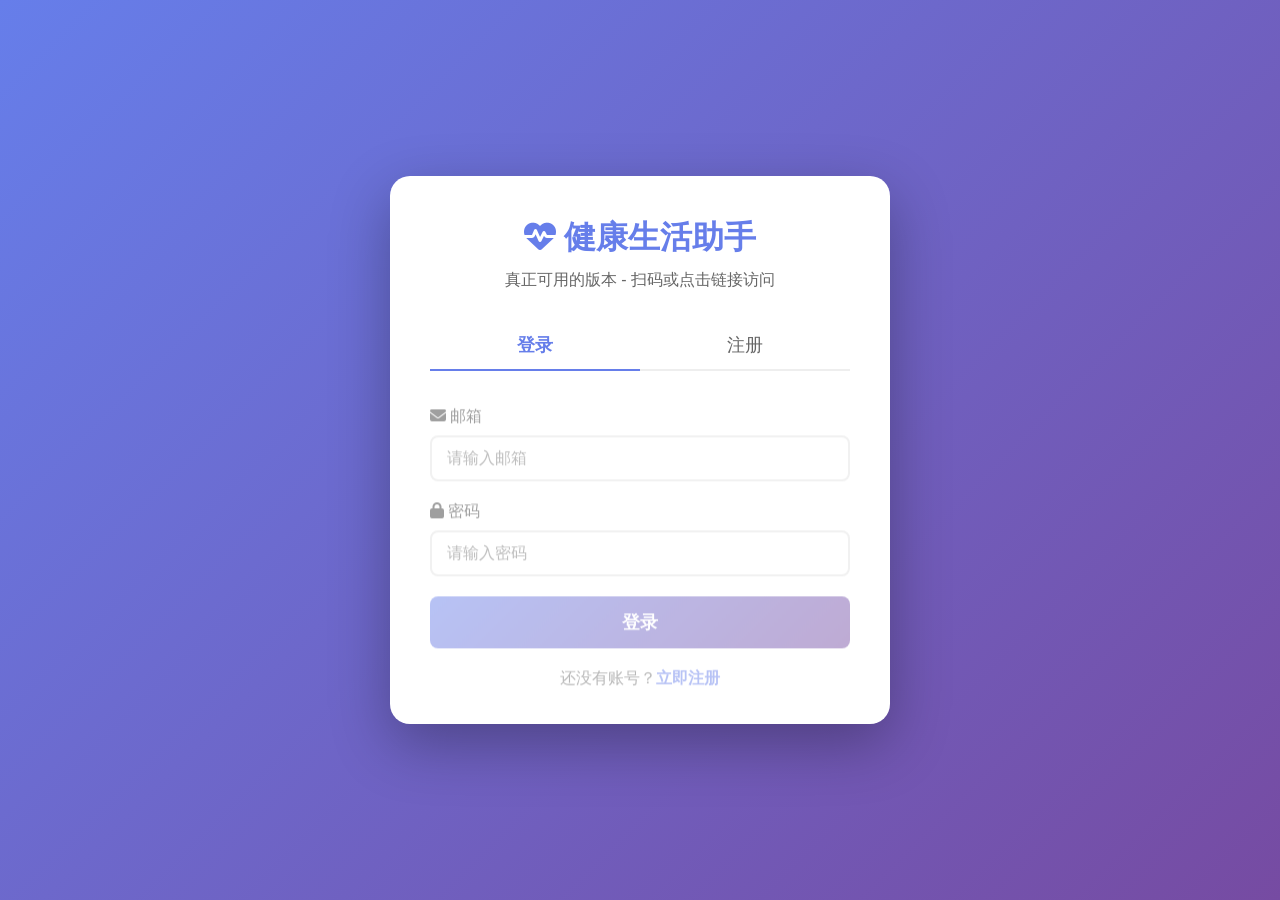
<file: index.html>
<!DOCTYPE html>
<html lang="zh-CN">
<head>
    <meta charset="UTF-8">
    <meta name="viewport" content="width=device-width, initial-scale=1.0">
    <title>健康生活助手 🌈</title>
    <link rel="stylesheet" href="https://cdnjs.cloudflare.com/ajax/libs/font-awesome/6.4.0/css/all.min.css">
    <link href="https://fonts.googleapis.com/css2?family=Nunito:wght@400;600;700;800&display=swap" rel="stylesheet">
    <style>
        * {
            margin: 0;
            padding: 0;
            box-sizing: border-box;
        }
        
        body {
            font-family: 'Nunito', 'Microsoft YaHei', sans-serif;
            background: linear-gradient(135deg, #ffecd2 0%, #fcb69f 50%, #a18cd1 100%);
            min-height: 100vh;
            overflow-x: hidden;
        }
        
        body::before {
            content: '🌸';
            position: fixed;
            top: 20px;
            right: 30px;
            font-size: 2rem;
            animation: float 3s ease-in-out infinite;
        }
        
        body::after {
            content: '💖';
            position: fixed;
            bottom: 30px;
            left: 20px;
            font-size: 1.5rem;
            animation: float 3s ease-in-out infinite 1.5s;
        }
        
        @keyframes float {
            0%, 100% { transform: translateY(0); }
            50% { transform: translateY(-10px); }
        }
        
        .navbar {
            background: rgba(255, 255, 255, 0.95);
            padding: 15px 30px;
            box-shadow: 0 4px 20px rgba(255, 182, 193, 0.3);
            display: flex;
            justify-content: space-between;
            align-items: center;
            position: sticky;
            top: 0;
            z-index: 100;
            backdrop-filter: blur(10px);
        }
        
        .brand {
            display: flex;
            align-items: center;
            gap: 12px;
            font-size: 1.6rem;
            background: linear-gradient(135deg, #ff6b9d, #c93cff);
            -webkit-background-clip: text;
            -webkit-text-fill-color: transparent;
            font-weight: 800;
        }
        
        .brand i {
            font-size: 2rem;
            background: linear-gradient(135deg, #ff6b9d, #ffa751);
            -webkit-background-clip: text;
            -webkit-text-fill-color: transparent;
        }
        
        .user-info {
            display: flex;
            align-items: center;
            gap: 15px;
        }
        
        .user-name {
            font-weight: 600;
            color: #ff6b9d;
            font-size: 1.1rem;
        }
        
        .logout-btn {
            padding: 10px 20px;
            background: linear-gradient(135deg, #ff6b9d, #ff4757);
            color: white;
            border: none;
            border-radius: 25px;
            cursor: pointer;
            transition: all 0.3s;
            font-weight: 600;
            font-size: 0.95rem;
            box-shadow: 0 4px 15px rgba(255, 107, 157, 0.4);
        }
        
        .logout-btn:hover {
            transform: translateY(-2px);
            box-shadow: 0 6px 20px rgba(255, 107, 157, 0.6);
        }
        
        .main-content {
            max-width: 1200px;
            margin: 0 auto;
            padding: 30px 20px;
        }
        
        .welcome {
            background: linear-gradient(135deg, #ffecd2 0%, #fcb69f 50%, #ff9a9e 100%);
            color: #333;
            padding: 50px;
            border-radius: 30px;
            margin-bottom: 30px;
            box-shadow: 0 10px 40px rgba(255, 154, 158, 0.3);
            position: relative;
            overflow: hidden;
        }
        
        .welcome::before {
            content: '🌙';
            position: absolute;
            top: 20px;
            right: 30px;
            font-size: 3rem;
            opacity: 0.3;
        }
        
        .welcome::after {
            content: '⭐';
            position: absolute;
            bottom: 20px;
            left: 30px;
            font-size: 2rem;
            opacity: 0.3;
        }
        
        .welcome h1 {
            font-size: 2.5rem;
            margin-bottom: 15px;
            font-weight: 800;
            color: #ff6b9d;
        }
        
        .welcome p {
            font-size: 1.2rem;
            opacity: 0.8;
            line-height: 1.8;
        }
        
        .features {
            display: grid;
            grid-template-columns: repeat(auto-fit, minmax(280px, 1fr));
            gap: 25px;
            margin-bottom: 40px;
        }
        
        .feature-card {
            background: rgba(255, 255, 255, 0.95);
            border-radius: 25px;
            padding: 35px;
            box-shadow: 0 8px 30px rgba(255, 182, 193, 0.2);
            transition: all 0.4s;
            cursor: pointer;
            border: 3px solid transparent;
            position: relative;
            overflow: hidden;
        }
        
        .feature-card::before {
            content: '';
            position: absolute;
            top: 0;
            left: 0;
            right: 0;
            height: 5px;
            background: linear-gradient(90deg, #ff6b9d, #ffa751, #c93cff);
        }
        
        .feature-card:hover {
            transform: translateY(-8px) scale(1.02);
            box-shadow: 0 15px 50px rgba(255, 107, 157, 0.4);
            border-color: #ff6b9d;
        }
        
        .feature-icon {
            width: 70px;
            height: 70px;
            border-radius: 50%;
            display: flex;
            align-items: center;
            justify-content: center;
            font-size: 1.8rem;
            color: white;
            margin-bottom: 20px;
            box-shadow: 0 5px 20px rgba(0, 0, 0, 0.2);
        }
        
        .feature-card:nth-child(1) .feature-icon {
            background: linear-gradient(135deg, #ff6b9d 0%, #ff4757 100%);
        }
        
        .feature-card:nth-child(2) .feature-icon {
            background: linear-gradient(135deg, #f093fb 0%, #f5576c 100%);
        }
        
        .feature-card:nth-child(3) .feature-icon {
            background: linear-gradient(135deg, #4facfe 0%, #00f2fe 100%);
        }
        
        .feature-card:nth-child(4) .feature-icon {
            background: linear-gradient(135deg, #43e97b 0%, #38f9d7 100%);
        }
        
        .feature-card:nth-child(5) .feature-icon {
            background: linear-gradient(135deg, #fa709a 0%, #fee140 100%);
        }
        
        .feature-card h3 {
            font-size: 1.4rem;
            color: #333;
            margin-bottom: 12px;
            font-weight: 700;
        }
        
        .feature-card p {
            color: #666;
            line-height: 1.8;
            font-size: 1rem;
        }
        
        .quick-actions {
            background: rgba(255, 255, 255, 0.95);
            border-radius: 25px;
            padding: 35px;
            box-shadow: 0 8px 30px rgba(255, 182, 193, 0.2);
        }
        
        .quick-actions h2 {
            font-size: 1.8rem;
            color: #ff6b9d;
            margin-bottom: 25px;
            padding-bottom: 15px;
            border-bottom: 3px solid #ffe0e6;
            font-weight: 700;
        }
        
        .action-buttons {
            display: grid;
            grid-template-columns: repeat(auto-fit, minmax(200px, 1fr));
            gap: 15px;
        }
        
        .action-btn {
            padding: 18px 25px;
            background: linear-gradient(135deg, #ffe0e6, #fff5f7);
            border: 3px solid #ff6b9d;
            border-radius: 20px;
            font-size: 1.05rem;
            color: #ff6b9d;
            cursor: pointer;
            transition: all 0.3s;
            font-weight: 700;
            box-shadow: 0 4px 15px rgba(255, 107, 157, 0.2);
        }
        
        .action-btn:hover {
            background: linear-gradient(135deg, #ff6b9d, #ff4757);
            color: white;
            transform: translateY(-3px);
            box-shadow: 0 8px 25px rgba(255, 107, 157, 0.5);
        }
        
        .action-btn i {
            margin-right: 10px;
            font-size: 1.2rem;
        }
        
        /* 模态框样式 - 关键修复 */
        .modal-overlay {
            display: none;
            position: fixed;
            top: 0;
            left: 0;
            width: 100%;
            height: 100%;
            background: rgba(0, 0, 0, 0.7);
            z-index: 10000;
            justify-content: center;
            align-items: center;
            animation: fadeIn 0.3s ease;
        }
        
        .modal-overlay.active {
            display: flex !important;
        }
        
        @keyframes fadeIn {
            from { opacity: 0; }
            to { opacity: 1; }
        }
        
        .modal-content {
            background: white;
            padding: 40px;
            border-radius: 30px;
            max-width: 500px;
            width: 90%;
            position: relative;
            box-shadow: 0 20px 60px rgba(0, 0, 0, 0.3);
            animation: slideUp 0.4s ease;
        }
        
        @keyframes slideUp {
            from { 
                opacity: 0;
                transform: translateY(50px);
            }
            to { 
                opacity: 1;
                transform: translateY(0);
            }
        }
        
        .modal-close {
            position: absolute;
            top: 15px;
            right: 20px;
            font-size: 2.5rem;
            color: #ff6b9d;
            cursor: pointer;
            transition: all 0.3s;
            width: 40px;
            height: 40px;
            display: flex;
            align-items: center;
            justify-content: center;
            border-radius: 50%;
            background: #ffe0e6;
        }
        
        .modal-close:hover {
            background: #ff6b9d;
            color: white;
            transform: rotate(90deg);
        }
        
        .modal-content h2 {
            font-size: 1.8rem;
            color: #ff6b9d;
            margin-bottom: 25px;
            font-weight: 700;
        }
        
        .modal-content form {
            margin-top: 20px;
        }
        
        .form-group {
            margin-bottom: 20px;
        }
        
        .form-group label {
            display: block;
            margin-bottom: 8px;
            color: #333;
            font-weight: 600;
            font-size: 1.05rem;
        }
        
        .form-group input {
            width: 100%;
            padding: 12px 15px;
            border: 3px solid #ffe0e6;
            border-radius: 15px;
            font-size: 1rem;
            transition: all 0.3s;
            font-family: inherit;
        }
        
        .form-group input:focus {
            outline: none;
            border-color: #ff6b9d;
            box-shadow: 0 0 0 4px rgba(255, 107, 157, 0.2);
        }
        
        .btn-group {
            display: flex;
            gap: 15px;
            margin-top: 25px;
        }
        
        .btn-primary {
            flex: 1;
            padding: 14px;
            background: linear-gradient(135deg, #ff6b9d, #ff4757);
            color: white;
            border: none;
            border-radius: 15px;
            cursor: pointer;
            font-size: 1.1rem;
            font-weight: 700;
            transition: all 0.3s;
            box-shadow: 0 4px 15px rgba(255, 107, 157, 0.4);
        }
        
        .btn-primary:hover {
            transform: translateY(-2px);
            box-shadow: 0 6px 25px rgba(255, 107, 157, 0.6);
        }
        
        .btn-secondary {
            flex: 1;
            padding: 14px;
            background: #f8f9fa;
            color: #666;
            border: 3px solid #e9ecef;
            border-radius: 15px;
            cursor: pointer;
            font-size: 1.1rem;
            font-weight: 700;
            transition: all 0.3s;
        }
        
        .btn-secondary:hover {
            background: #e9ecef;
            transform: translateY(-2px);
        }
        
        @media (max-width: 768px) {
            .navbar {
                flex-direction: column;
                gap: 15px;
            }
            
            .welcome h1 {
                font-size: 2rem;
            }
            
            .features {
                grid-template-columns: 1fr;
            }
            
            .welcome {
                padding: 30px;
            }
        }
        
        .cute-decoration {
            position: fixed;
            font-size: 1.5rem;
            animation: float 3s ease-in-out infinite;
            z-index: 1;
            pointer-events: none;
        }
        
        .decoration-1 { top: 10%; left: 5%; animation-delay: 0s; }
        .decoration-2 { top: 20%; right: 8%; animation-delay: 0.5s; }
        .decoration-3 { bottom: 15%; left: 10%; animation-delay: 1s; }
        .decoration-4 { bottom: 25%; right: 5%; animation-delay: 1.5s; }
    </style>
</head>
<body>
    <!-- 可爱装饰 -->
    <div class="cute-decoration decoration-1">🌸</div>
    <div class="cute-decoration decoration-2">💖</div>
    <div class="cute-decoration decoration-3">🎀</div>
    <div class="cute-decoration decoration-4">🌈</div>
    
    <!-- 导航栏 -->
    <nav class="navbar">
        <div class="brand">
            <i class="fas fa-heartbeat"></i>
            <span>健康生活助手</span>
        </div>
        <div class="user-info">
            <span class="user-name" id="user-name">用户</span>
            <button class="logout-btn" onclick="logout()">
                <i class="fas fa-sign-out-alt"></i> 退出登录
            </button>
        </div>
    </nav>
    
    <!-- 主内容 -->
    <div class="main-content">
        <!-- 欢迎横幅 -->
        <div class="welcome">
            <h1>欢迎回来，<span id="welcome-name">用户</span>！✨</h1>
            <p id="current-date"></p>
            <p style="margin-top: 20px; font-size: 1.1rem; background: rgba(255,255,255,0.5); padding: 15px; border-radius: 15px;">
                <i class="fas fa-quote-left"></i> 
                <span id="daily-quote">健康不是一切，但没有健康就没有一切。</span>
            </p>
        </div>
        
        <!-- 功能卡片 -->
        <div class="features">
            <div class="feature-card" onclick="location.href='plan.html'">
                <div class="feature-icon">
                    <i class="fas fa-clipboard-list"></i>
                </div>
                <h3>健康康复计划 📋</h3>
                <p>科学的三阶段康复计划，帮助你循序渐进地改善健康状态，每天进步一点点！</p>
            </div>
            
            <div class="feature-card" onclick="location.href='habits.html'">
                <div class="feature-icon">
                    <i class="fas fa-check-circle"></i>
                </div>
                <h3>习惯打卡 ✅</h3>
                <p>每日健康习惯打卡，建立稳定的健康生活方式，让好习惯成为自然！</p>
            </div>
            
            <div class="feature-card" onclick="location.href='data.html'">
                <div class="feature-icon">
                    <i class="fas fa-chart-line"></i>
                </div>
                <h3>健康数据 📊</h3>
                <p>记录并跟踪你的睡眠、饮水等健康数据，可视化你的健康进步！</p>
            </div>
            
            <div class="feature-card" onclick="location.href='videos.html'">
                <div class="feature-icon">
                    <i class="fas fa-video"></i>
                </div>
                <h3>健康视频 🎬</h3>
                <p>观看专业健康视频，学习健康知识，跟着视频一起动起来！</p>
            </div>
            
            <div class="feature-card" onclick="showReminders()">
                <div class="feature-icon">
                    <i class="fas fa-bell"></i>
                </div>
                <h3>健康提醒 🔔</h3>
                <p>设置并管理你的每日健康提醒，让健康生活更有规律！</p>
            </div>
        </div>
        
        <!-- 快速操作 -->
        <div class="quick-actions">
            <h2><i class="fas fa-bolt"></i> 快速操作 ⚡</h2>
            <div class="action-buttons">
                <button class="action-btn" onclick="checkHabitQuick('sleep')">
                    <i class="fas fa-moon"></i> 早睡打卡
                </button>
                <button class="action-btn" onclick="checkHabitQuick('wake')">
                    <i class="fas fa-sun"></i> 早起打卡
                </button>
                <button class="action-btn" onclick="checkHabitQuick('exercise')">
                    <i class="fas fa-running"></i> 锻炼打卡
                </button>
                <button class="action-btn" onclick="openWaterModal()">
                    <i class="fas fa-tint"></i> 记录饮水
                </button>
                <button class="action-btn" onclick="openSleepModal()">
                    <i class="fas fa-bed"></i> 记录睡眠
                </button>
            </div>
        </div>
    </div>
    
    <!-- 睡眠记录模态框 - 修复版 -->
    <div id="sleep-modal" class="modal-overlay">
        <div class="modal-content">
            <span class="modal-close" onclick="closeSleepModal()">&times;</span>
            <h2><i class="fas fa-bed"></i> 记录睡眠 😴</h2>
            <form id="sleep-form" onsubmit="return false;">
                <div class="form-group">
                    <label><i class="fas fa-moon"></i> 入睡时间</label>
                    <input type="time" id="sleep-time-input" required>
                </div>
                <div class="form-group">
                    <label><i class="fas fa-sun"></i> 起床时间</label>
                    <input type="time" id="wake-time-input" required>
                </div>
                <div class="btn-group">
                    <button type="button" class="btn-primary" onclick="recordSleepData()">
                        <i class="fas fa-save"></i> 保存
                    </button>
                    <button type="button" class="btn-secondary" onclick="closeSleepModal()">
                        <i class="fas fa-times"></i> 取消
                    </button>
                </div>
            </form>
        </div>
    </div>
    
    <!-- 饮水记录模态框 - 修复版 -->
    <div id="water-modal" class="modal-overlay">
        <div class="modal-content">
            <span class="modal-close" onclick="closeWaterModal()">&times;</span>
            <h2><i class="fas fa-tint"></i> 记录饮水 💧</h2>
            <form id="water-form" onsubmit="return false;">
                <div class="form-group">
                    <label><i class="fas fa-glass-water"></i> 饮水量（杯）</label>
                    <input type="number" id="water-amount" min="1" max="8" value="1" required>
                </div>
                <div class="btn-group">
                    <button type="button" class="btn-primary" onclick="recordWaterData()">
                        <i class="fas fa-save"></i> 保存
                    </button>
                    <button type="button" class="btn-secondary" onclick="closeWaterModal()">
                        <i class="fas fa-times"></i> 取消
                    </button>
                </div>
            </form>
        </div>
    </div>
    
    <script>
        // ==================== 全局变量 ====================
        let currentUser = null;
        let healthData = {
            habits: {
                sleep: { streak: 0, lastCheck: null },
                wake: { streak: 0, lastCheck: null },
                exercise: { streak: 0, lastCheck: null },
                water: { streak: 0, lastCheck: null, todayIntake: 0 },
                diet: { streak: 0, lastCheck: null }
            },
            sleepRecords: [],
            waterRecords: []
        };
        
        // ==================== 初始化 ====================
        window.addEventListener('load', function() {
            const savedUser = localStorage.getItem('healthAppCurrentUser');
            if (!savedUser) {
                window.location.href = 'login.html';
                return;
            }
            
            currentUser = JSON.parse(savedUser);
            document.getElementById('user-name').textContent = currentUser.name;
            document.getElementById('welcome-name').textContent = currentUser.name;
            
            updateDate();
            loadDailyQuote();
            loadHealthData();
        });
        
        // ==================== 登录/登出 ====================
        function logout() {
            if (confirm('确定要退出登录吗？ 🤔')) {
                localStorage.removeItem('healthAppCurrentUser');
                window.location.href = 'login.html';
            }
        }
        
        // ==================== 日期和名言 ====================
        function updateDate() {
            const dateElement = document.getElementById('current-date');
            if (dateElement) {
                const now = new Date();
                const options = { year: 'numeric', month: 'long', day: 'numeric', weekday: 'long' };
                dateElement.textContent = now.toLocaleDateString('zh-CN', options);
            }
        }
        
        function loadDailyQuote() {
            const quotes = [
                { text: '健康不是一切，但没有健康就没有一切。💪', author: '佚名' },
                { text: '早睡早起使人健康、富有和聪明。🌅', author: '富兰克林' },
                { text: '运动是一切生命的源泉。🏃', author: '达·芬奇' },
                { text: '改变习惯的过程虽然痛苦，但结果会是幸福的。🌈', author: '佚名' }
            ];
            
            const today = new Date().getDate();
            const quote = quotes[today % quotes.length];
            
            const quoteElement = document.getElementById('daily-quote');
            if (quoteElement) {
                quoteElement.textContent = quote.text;
            }
        }
        
        // ==================== 健康数据管理 ====================
        function loadHealthData() {
            if (currentUser) {
                const key = `healthAppData_${currentUser.id}`;
                const savedData = localStorage.getItem(key);
                if (savedData) {
                    healthData = JSON.parse(savedData);
                }
            }
        }
        
        function saveHealthData() {
            if (currentUser) {
                const key = `healthAppData_${currentUser.id}`;
                localStorage.setItem(key, JSON.stringify(healthData));
            }
        }
        
        // ==================== 习惯打卡 ====================
        function checkHabitQuick(habitType) {
            const today = new Date().toDateString();
            
            if (healthData.habits[habitType].lastCheck === today) {
                alert('今天已经打卡过了！明天再来吧~ 😊');
                return;
            }
            
            const yesterday = new Date();
            yesterday.setDate(yesterday.getDate() - 1);
            const yesterdayStr = yesterday.toDateString();
            
            if (healthData.habits[habitType].lastCheck === yesterdayStr) {
                healthData.habits[habitType].streak++;
            } else {
                healthData.habits[habitType].streak = 1;
            }
            
            healthData.habits[habitType].lastCheck = today;
            
            saveHealthData();
            alert(`${getHabitName(habitType)}打卡成功！🎉\n连续打卡：${healthData.habits[habitType].streak}天\n继续加油哦~ 💪`);
        }
        
        function getHabitName(habitType) {
            const names = {
                sleep: '早睡习惯',
                wake: '早起习惯',
                exercise: '锻炼习惯',
                water: '喝水习惯',
                diet: '健康饮食习惯'
            };
            return names[habitType] || habitType;
        }
        
        // ==================== 数据记录（修复版）====================
        function openSleepModal() {
            document.getElementById('sleep-modal').classList.add('active');
        }
        
        function closeSleepModal() {
            document.getElementById('sleep-modal').classList.remove('active');
        }
        
        function openWaterModal() {
            document.getElementById('water-modal').classList.add('active');
        }
        
        function closeWaterModal() {
            document.getElementById('water-modal').classList.remove('active');
        }
        
        function recordSleepData() {
            const sleepTime = document.getElementById('sleep-time-input').value;
            const wakeTime = document.getElementById('wake-time-input').value;
            
            if (!sleepTime || !wakeTime) {
                alert('请填写完整的时间！⏰');
                return;
            }
            
            const record = {
                date: new Date().toISOString().split('T')[0],
                sleepTime: sleepTime,
                wakeTime: wakeTime
            };
            
            healthData.sleepRecords.push(record);
            saveHealthData();
            closeSleepModal();
            
            alert('睡眠记录成功！😴\n祝你有个好梦~ 💤');
        }
        
        function recordWaterData() {
            const amount = parseInt(document.getElementById('water-amount').value);
            
            if (!amount || amount <= 0) {
                alert('请输入有效的饮水量！💧');
                return;
            }
            
            healthData.habits.water.todayIntake += amount;
            saveHealthData();
            closeWaterModal();
            
            alert(`饮水记录成功！💧\n今日饮水量：${healthData.habits.water.todayIntake}杯\n多喝水，身体好~ 💪`);
        }
        
        // ==================== 提醒功能 ====================
        function showReminders() {
            const reminderText = `
每日健康提醒设置：⏰

1. 早起提醒（8:00）🌅
   新的一天开始了！喝一杯温水，做5分钟伸展运动

2. 午餐提醒（12:00）🍱
   健康午餐时间！注意减少重盐重油，多吃蔬菜

3. 下午茶提醒（15:00）☕
   下午茶时间！喝一杯茶或水，避免含糖饮料

4. 运动提醒（17:00）🏃
   运动时间！散步15-30分钟，或做简单锻炼

5. 睡前提醒（22:00）🌙
   准备睡觉！避免使用电子设备，喝一杯温牛奶

提示：浏览器会每分钟检查一次，到达提醒时间会显示通知。
            `;
            
            alert(reminderText);
        }
        
        // 请求通知权限
        if ('Notification' in window && Notification.permission === 'default') {
            Notification.requestPermission();
        }
        
        console.log('✅ 健康生活助手主页面已加载！');
        console.log('🎨 可爱风格已应用！');
        console.log('🔧 所有模态框已修复！');
    </script>
</body>
</html>
</file>
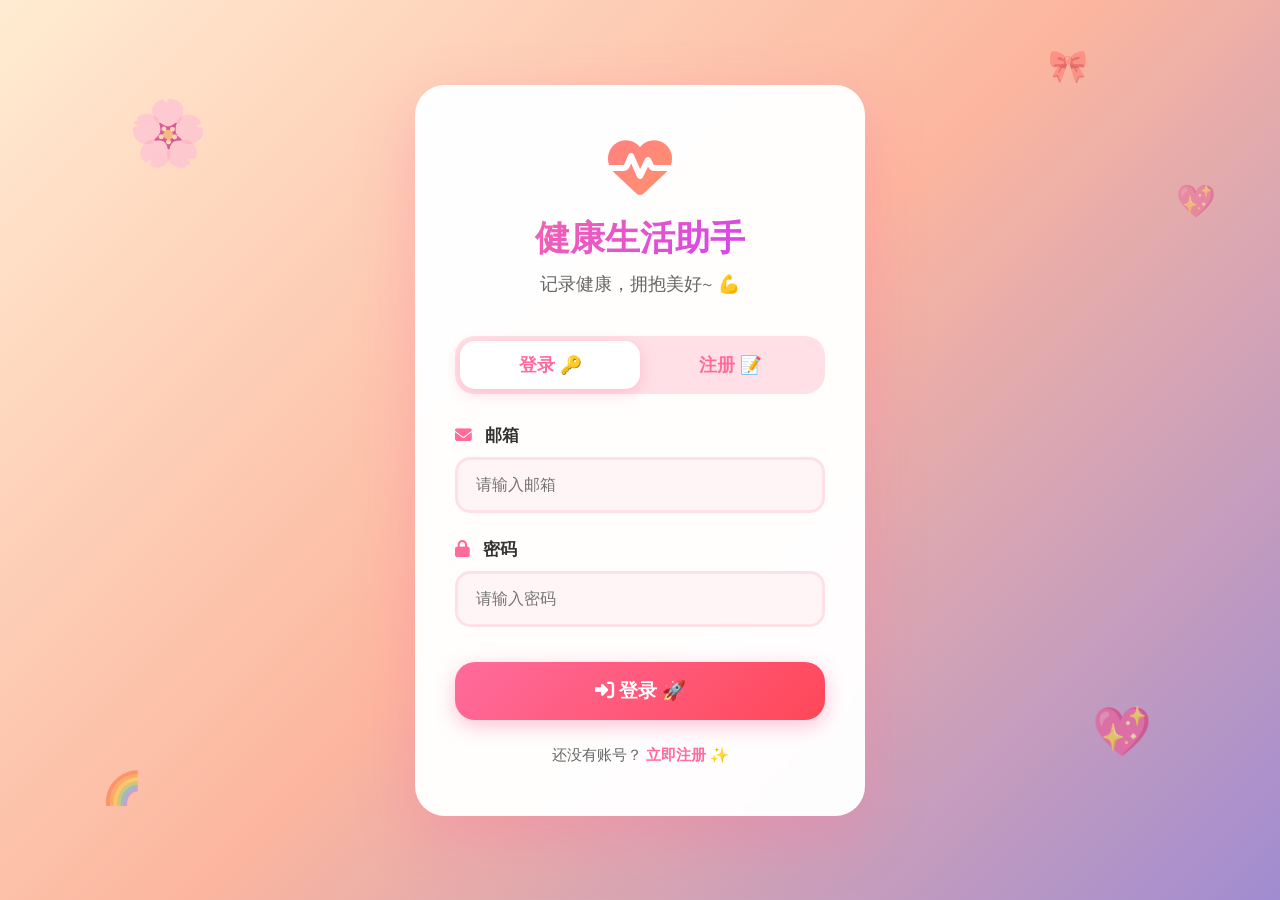
<file: data.html>
<!DOCTYPE html>
<html lang="zh-CN">
<head>
    <meta charset="UTF-8">
    <meta name="viewport" content="width=device-width, initial-scale=1.0">
    <title>健康数据 - 健康生活助手 🌈</title>
    <link rel="stylesheet" href="https://cdnjs.cloudflare.com/ajax/libs/font-awesome/6.4.0/css/all.min.css">
    <link href="https://fonts.googleapis.com/css2?family=Nunito:wght@400;600;700;800&display=swap" rel="stylesheet">
    <style>
        * {
            margin:0;
            padding:0;
            box-sizing: border-box;
        }
        
        body {
            font-family: 'Nunito', 'Microsoft YaHei', sans-serif;
            background: linear-gradient(135deg, #ffecd2 0%, #fcb69f 50%, #a18cd1 100%);
            min-height: 100vh;
            overflow-x: hidden;
        }
        
        /* 导航栏 */
        .navbar {
            background: rgba(255, 255, 255, 0.95);
            padding: 15px 30px;
            box-shadow: 0 4px 20px rgba(255, 182, 193, 0.3);
            display: flex;
            justify-content: space-between;
            align-items: center;
            position: sticky;
            top: 0;
            z-index: 100;
            backdrop-filter: blur(10px);
        }
        
        .brand {
            display: flex;
            align-items: center;
            gap: 12px;
            font-size: 1.6rem;
            background: linear-gradient(135deg, #ff6b9d, #c93cff);
            -webkit-background-clip: text;
            -webkit-text-fill-color: transparent;
            font-weight: 800;
        }
        
        .brand i {
            font-size: 2rem;
            background: linear-gradient(135deg, #ff6b9d, #ffa751);
            -webkit-background-clip: text;
            -webkit-text-fill-color: transparent;
        }
        
        .nav-links {
            display: flex;
            gap: 10px;
        }
        
        .nav-link {
            padding: 8px 16px;
            color: #666;
            text-decoration: none;
            border-radius: 15px;
            transition: all 0.3s;
            font-weight: 600;
        }
        
        .nav-link:hover, .nav-link.active {
            background: rgba(255, 107, 157, 0.1);
            color: #ff6b9d;
        }
        
        .user-info {
            display: flex;
            align-items: center;
            gap: 15px;
        }
        
        .user-name {
            font-weight: 600;
            color: #ff6b9d;
            font-size: 1.1rem;
        }
        
        .logout-btn {
            padding: 10px 20px;
            background: linear-gradient(135deg, #ff6b9d, #ff4757);
            color: white;
            border: none;
            border-radius: 25px;
            cursor: pointer;
            transition: all 0.3s;
            font-weight: 600;
            font-size: 0.95rem;
            box-shadow: 0 4px 15px rgba(255, 107, 157, 0.4);
        }
        
        .logout-btn:hover {
            transform: translateY(-2px);
            box-shadow: 0 6px 20px rgba(255, 107, 157, 0.6);
        }
        
        /* 主内容 */
        .main-content {
            max-width: 1200px;
            margin:0 auto;
            padding: 30px 20px;
        }
        
        .page-header {
            background: linear-gradient(135deg, #ffecd2 0%, #fcb69f 50%, #ff9a9e 100%);
            padding: 40px;
            border-radius: 30px;
            margin-bottom: 30px;
            box-shadow: 0 10px 40px rgba(255, 154, 158, 0.3);
            text-align: center;
        }
        
        .page-header h1 {
            font-size: 2.5rem;
            color: #ff6b9d;
            margin-bottom: 15px;
            font-weight: 800;
        }
        
        .page-header p {
            font-size: 1.2rem;
            color: #666;
            line-height: 1.8;
        }
        
        /* 数据卡片容器 */
        .data-container {
            display: grid;
            grid-template-columns: repeat(auto-fit, minmax(350px, 1fr));
            gap: 25px;
            margin-bottom: 40px;
        }
        
        .data-card {
            background: rgba(255, 255, 255, 0.95);
            border-radius: 25px;
            padding: 35px;
            box-shadow: 0 8px 30px rgba(255, 182, 193, 0.2);
            transition: all 0.4s;
            border-left: 5px solid #ff6b9d;
        }
        
        .data-card:hover {
            transform: translateY(-5px);
            box-shadow: 0 15px 50px rgba(255, 107, 157, 0.4);
        }
        
        .data-header {
            display: flex;
            align-items: center;
            gap: 15px;
            margin-bottom: 25px;
            padding-bottom: 15px;
            border-bottom: 3px solid #ffe0e6;
        }
        
        .data-header i {
            font-size: 1.8rem;
            color: #ff6b9d;
        }
        
        .data-header h3 {
            font-size: 1.4rem;
            color: #333;
            font-weight: 700;
        }
        
        .data-content {
            margin-bottom: 25px;
        }
        
        .data-item {
            display: flex;
            justify-content: space-between;
            padding: 12px 0;
            border-bottom: 2px dashed #ffe0e6;
        }
        
        .data-label {
            color: #666;
            font-size: 1rem;
        }
        
        .data-value {
            color: #333;
            font-weight: 700;
            font-size: 1.05rem;
        }
        
        /* 水杯可视化 */
        .water-visualization {
            position: relative;
            width: 120px;
            height: 180px;
            margin: 20px auto;
            background: #ffe0e6;
            border-radius: 0 0 25px 25px;
            overflow: hidden;
            border: 4px solid #ff6b9d;
            border-top: none;
        }
        
        .water-fill {
            position: absolute;
            bottom:0;
            left:0;
            right:0;
            background: linear-gradient(180deg, #17a2b8, #138496);
            transition: height 0.8s ease;
            border-radius: 0 0 21px 21px;
        }
        
        .water-text {
            position: absolute;
            top: 50%;
            left: 50%;
            transform: translate(-50%, -50%);
            color: #333;
            font-weight: 700;
            font-size: 1.3rem;
            z-index: 10;
        }
        
        /* 按钮 */
        .data-btn {
            width: 100%;
            padding: 14px;
            background: linear-gradient(135deg, #4facfe, #00f2fe);
            color: white;
            border: none;
            border-radius: 20px;
            font-size: 1.1rem;
            font-weight: 700;
            cursor: pointer;
            transition: all 0.3s;
            box-shadow: 0 4px 15px rgba(79, 172, 254, 0.4);
            font-family: inherit;
        }
        
        .data-btn:hover {
            transform: translateY(-2px);
            box-shadow: 0 6px 25px rgba(79, 172, 254, 0.6);
        }
        
        .data-btn i {
            margin-right: 8px;
        }
        
        /* 返回按钮 */
        .back-btn {
            display: inline-flex;
            align-items: center;
            gap: 8px;
            padding: 12px 25px;
            background: linear-gradient(135deg, #ff6b9d, #ff4757);
            color: white;
            border: none;
            border-radius: 20px;
            font-size: 1rem;
            font-weight: 700;
            cursor: pointer;
            transition: all 0.3s;
            text-decoration: none;
            box-shadow: 0 4px 15px rgba(255, 107, 157, 0.4);
            margin-bottom: 20px;
        }
        
        .back-btn:hover {
            transform: translateY(-2px);
            box-shadow: 0 6px 25px rgba(255, 107, 157, 0.6);
        }
        
        /* 响应式 */
        @media (max-width: 768px) {
            .navbar {
                flex-direction: column;
                gap: 15px;
            }
            
            .nav-links {
                flex-wrap: wrap;
                justify-content: center;
            }
            
            .page-header h1 {
                font-size: 2rem;
            }
            
            .data-container {
                grid-template-columns: 1fr;
            }
        }
    </style>
</head>
<body>
    <!-- 导航栏 -->
    <nav class="navbar">
        <div class="brand">
            <i class="fas fa-heartbeat"></i>
            <span>健康生活助手</span>
        </div>
        <div class="nav-links">
            <a href="main-final.html" class="nav-link">🏠 首页</a>
            <a href="plan.html" class="nav-link">📋 计划</a>
            <a href="habits.html" class="nav-link">✅ 打卡</a>
            <a href="data.html" class="nav-link active">📊 数据</a>
            <a href="videos.html" class="nav-link">🎬 视频</a>
        </div>
        <div class="user-info">
            <span class="user-name" id="user-name">用户</span>
            <button class="logout-btn" onclick="logout()">
                <i class="fas fa-sign-out-alt"></i> 退出
            </button>
        </div>
    </nav>
    
    <!-- 主内容 -->
    <div class="main-content">
        <a href="main-final.html" class="back-btn">
            <i class="fas fa-arrow-left"></i> 返回首页
        </a>
        
        <!-- 页面标题 -->
        <div class="page-header">
            <h1>📊 健康数据 🌈</h1>
            <p>记录并跟踪你的健康数据，可视化你的健康进步</p>
            <p style="margin-top: 10px; font-size: 1rem; color: #999;">💡 定期记录数据，了解自己的健康状况~</p>
        </div>
        
        <!-- 数据卡片容器 -->
        <div class="data-container">
            <!-- 睡眠数据 -->
            <div class="data-card">
                <div class="data-header">
                    <i class="fas fa-moon"></i>
                    <h3>睡眠数据 😴</h3>
                </div>
                <div class="data-content">
                    <div class="data-item">
                        <span class="data-label">最近入睡时间</span>
                        <span class="data-value" id="sleep-time-display">--:--</span>
                    </div>
                    <div class="data-item">
                        <span class="data-label">睡眠时长</span>
                        <span class="data-value" id="sleep-duration">0 小时</span>
                    </div>
                    <div class="data-item">
                        <span class="data-label">记录总数</span>
                        <span class="data-value" id="sleep-records-count">0 条</span>
                    </div>
                </div>
                <button class="data-btn" onclick="openSleepModal()">
                    <i class="fas fa-bed"></i> 记录睡眠
                </button>
            </div>
            
            <!-- 饮水数据 -->
            <div class="data-card">
                <div class="data-header">
                    <i class="fas fa-tint"></i>
                    <h3>饮水数据 💧</h3>
                </div>
                <div class="data-content">
                    <div class="data-item">
                        <span class="data-label">今日饮水量</span>
                        <span class="data-value" id="water-intake-display">0 杯</span>
                    </div>
                    <div class="data-item">
                        <span class="data-label">目标饮水量</span>
                        <span class="data-value">8 杯</span>
                    </div>
                    <div class="data-item">
                        <span class="data-label">完成进度</span>
                        <span class="data-value" id="water-percentage">0%</span>
                    </div>
                </div>
                <div class="water-visualization">
                    <div class="water-fill" id="water-fill" style="height: 0%"></div>
                    <div class="water-text" id="water-text">0/8</div>
                </div>
                <button class="data-btn" style="margin-top: 20px;" onclick="openWaterModal()">
                    <i class="fas fa-tint"></i> 记录饮水
                </button>
            </div>
            
            <!-- 习惯数据 -->
            <div class="data-card">
                <div class="data-header">
                    <i class="fas fa-chart-line"></i>
                    <h3>习惯数据 📈</h3>
                </div>
                <div class="data-content" id="habits-data">
                    <div class="data-item">
                        <span class="data-label">😴 早睡习惯</span>
                        <span class="data-value" id="sleep-streak">0 天</span>
                    </div>
                    <div class="data-item">
                        <span class="data-label">☀️ 早起习惯</span>
                        <span class="data-value" id="wake-streak">0 天</span>
                    </div>
                    <div class="data-item">
                        <span class="data-label">🏃 锻炼习惯</span>
                        <span class="data-value" id="exercise-streak">0 天</span>
                    </div>
                    <div class="data-item">
                        <span class="data-label">💧 喝水习惯</span>
                        <span class="data-value" id="water-streak">0 天</span>
                    </div>
                    <div class="data-item">
                        <span class="data-label">🍎 饮食习惯</span>
                        <span class="data-value" id="diet-streak">0 天</span>
                    </div>
                </div>
                <button class="data-btn" onclick="location.href='habits.html'">
                    <i class="fas fa-check-circle"></i> 去打卡
                </button>
            </div>
        </div>
    </div>
    
    <!-- 睡眠记录模态框 -->
    <div id="sleep-modal" style="display: none; position: fixed; top: 0; left: 0; width: 100%; height: 100%; background: rgba(0,0,0,0.7); z-index: 10000; justify-content: center; align-items: center;">
        <div style="background: white; padding:40px; border-radius: 30px; max-width: 500px; width: 90%; position: relative; box-shadow: 0 20px 60px rgba(0,0,0,0.3);">
            <span style="position: absolute; top: 15px; right: 20px; font-size: 2.5rem; color: #ff6b9d; cursor: pointer; width: 40px; height: 40px; display: flex; align-items: center; justify-content: center; border-radius: 50%; background: #ffe0e6; transition: all 0.3s;" onclick="closeSleepModal()" onmouseover="this.style.background='#ff6b9d'; this.style.color='white';" onmouseout="this.style.background='#ffe0e6'; this.style.color='#ff6b9d';">&times;</span>
            <h2 style="font-size: 1.8rem; color: #ff6b9d; margin-bottom: 25px; font-weight: 700;"><i class="fas fa-bed"></i> 记录睡眠 😴</h2>
            <div style="margin-bottom: 20px;">
                <label style="display: block; margin-bottom: 8px; color: #333; font-weight: 600; font-size: 1.05rem;"><i class="fas fa-moon"></i> 入睡时间</label>
                <input type="time" id="sleep-time-input" style="width: 100%; padding: 12px 15px; border: 3px solid #ffe0e6; border-radius: 15px; font-size: 1rem; transition: all 0.3s; font-family: inherit;" onfocus="this.style.borderColor='#ff6b9d'; this.style.boxShadow='0 0 0 4px rgba(255, 107, 157, 0.2)';" onblur="this.style.borderColor='#ffe0e6'; this.style.boxShadow='none';" required>
            </div>
            <div style="margin-bottom: 25px;">
                <label style="display: block; margin-bottom: 8px; color: #333; font-weight: 600; font-size: 1.05rem;"><i class="fas fa-sun"></i> 起床时间</label>
                <input type="time" id="wake-time-input" style="width: 100%; padding: 12px 15px; border: 3px solid #ffe0e6; border-radius: 15px; font-size: 1rem; transition: all 0.3s; font-family: inherit;" onfocus="this.style.borderColor='#ff6b9d'; this.style.boxShadow='0 0 0 4px rgba(255, 107, 157, 0.2)';" onblur="this.style.borderColor='#ffe0e6'; this.style.boxShadow='none';" required>
            </div>
            <div style="display: flex; gap: 15px;">
                <button style="flex: 1; padding: 14px; background: linear-gradient(135deg, #ff6b9d, #ff4757); color: white; border: none; border-radius: 15px; cursor: pointer; font-size: 1.1rem; font-weight: 700; transition: all 0.3s; box-shadow: 0 4px 15px rgba(255, 107, 157, 0.4); font-family: inherit;" onclick="recordSleepData()" onmouseover="this.style.transform='translateY(-2px)'; this.style.boxShadow='0 6px 25px rgba(255, 107, 157, 0.6)';" onmouseout="this.style.transform='translateY(0)'; this.style.boxShadow='0 4px 15px rgba(255, 107, 157, 0.4)';">
                    <i class="fas fa-save"></i> 保存
                </button>
                <button style="flex: 1; padding: 14px; background: #f8f9fa; color: #666; border: 3px solid #e9ecef; border-radius: 15px; cursor: pointer; font-size: 1.1rem; font-weight: 700; transition: all 0.3s; font-family: inherit;" onclick="closeSleepModal()" onmouseover="this.style.background='#e9ecef'; this.style.transform='translateY(-2px)';" onmouseout="this.style.background='#f8f9fa'; this.style.transform='translateY(0)';">
                    <i class="fas fa-times"></i> 取消
                </button>
            </div>
        </div>
    </div>
    
    <!-- 饮水记录模态框 -->
    <div id="water-modal" style="display: none; position: fixed; top: 0; left: 0; width: 100%; height: 100%; background: rgba(0,0,0,0.7); z-index: 10000; justify-content: center; align-items: center;">
        <div style="background: white; padding:40px; border-radius: 30px; max-width: 500px; width: 90%; position: relative; box-shadow: 0 20px 60px rgba(0,0,0,0.3);">
            <span style="position: absolute; top: 15px; right: 20px; font-size: 2.5rem; color: #ff6b9d; cursor: pointer; width: 40px; height: 40px; display: flex; align-items: center; justify-content: center; border-radius: 50%; background: #ffe0e6; transition: all 0.3s;" onclick="closeWaterModal()" onmouseover="this.style.background='#ff6b9d'; this.style.color='white';" onmouseout="this.style.background='#ffe0e6'; this.style.color='#ff6b9d';">&times;</span>
            <h2 style="font-size: 1.8rem; color: #ff6b9d; margin-bottom: 25px; font-weight: 700;"><i class="fas fa-tint"></i> 记录饮水 💧</h2>
            <div style="margin-bottom: 25px;">
                <label style="display: block; margin-bottom: 8px; color: #333; font-weight: 600; font-size: 1.05rem;"><i class="fas fa-glass-water"></i> 饮水量（杯）</label>
                <input type="number" id="water-amount" min="1" max="8" value="1" style="width: 100%; padding: 12px 15px; border: 3px solid #ffe0e6; border-radius: 15px; font-size: 1rem; transition: all 0.3s; font-family: inherit;" onfocus="this.style.borderColor='#ff6b9d'; this.style.boxShadow='0 0 0 4px rgba(255, 107, 157, 0.2)';" onblur="this.style.borderColor='#ffe0e6'; this.style.boxShadow='none';" required>
            </div>
            <div style="display: flex; gap: 15px;">
                <button style="flex: 1; padding: 14px; background: linear-gradient(135deg, #ff6b9d, #ff4757); color: white; border: none; border-radius: 15px; cursor: pointer; font-size: 1.1rem; font-weight: 700; transition: all 0.3s; box-shadow: 0 4px 15px rgba(255, 107, 157, 0.4); font-family: inherit;" onclick="recordWaterData()" onmouseover="this.style.transform='translateY(-2px)'; this.style.boxShadow='0 6px 25px rgba(255, 107, 157, 0.6)';" onmouseout="this.style.transform='translateY(0)'; this.style.boxShadow='0 4px 15px rgba(255, 107, 157, 0.4)';">
                    <i class="fas fa-save"></i> 保存
                </button>
                <button style="flex: 1; padding: 14px; background: #f8f9fa; color: #666; border: 3px solid #e9ecef; border-radius: 15px; cursor: pointer; font-size: 1.1rem; font-weight: 700; transition: all 0.3s; font-family: inherit;" onclick="closeWaterModal()" onmouseover="this.style.background='#e9ecef'; this.style.transform='translateY(-2px)';" onmouseout="this.style.background='#f8f9fa'; this.style.transform='translateY(0)';">
                    <i class="fas fa-times"></i> 取消
                </button>
            </div>
        </div>
    </div>
    
    <script>
        // ==================== 全局变量 ====================
        let currentUser = null;
        let healthData = {
            habits: {
                sleep: { streak: 0, lastCheck: null, checked: false },
                wake: { streak: 0, lastCheck: null, checked: false },
                exercise: { streak: 0, lastCheck: null, checked: false },
                water: { streak: 0, lastCheck: null, todayIntake: 0, checked: false },
                diet: { streak: 0, lastCheck: null, checked: false }
            },
            sleepRecords: [],
            waterRecords: []
        };
        
        // ==================== 初始化 ====================
        window.addEventListener('load', function() {
            const savedUser = localStorage.getItem('healthAppCurrentUser');
            if (!savedUser) {
                window.location.href = 'login-final.html';
                return;
            }
            
            currentUser = JSON.parse(savedUser);
            document.getElementById('user-name').textContent = currentUser.name;
            
            loadHealthData();
            updateDisplay();
        });
        
        // ==================== 登录/登出 ====================
        function logout() {
            if (confirm('确定要退出登录吗？ 🤔')) {
                localStorage.removeItem('healthAppCurrentUser');
                window.location.href = 'login-final.html';
            }
        }
        
        // ==================== 健康数据管理 ====================
        function loadHealthData() {
            if (currentUser) {
                const key = `healthAppData_${currentUser.id}`;
                const savedData = localStorage.getItem(key);
                if (savedData) {
                    const parsed = JSON.parse(savedData);
                    healthData = { ...healthData, ...parsed };
                }
            }
        }
        
        function saveHealthData() {
            if (currentUser) {
                const key = `healthAppData_${currentUser.id}`;
                localStorage.setItem(key, JSON.stringify(healthData));
            }
        }
        
        // ==================== 显示更新 ====================
        function updateDisplay() {
            // 更新习惯连续天数
            for (const habit in healthData.habits) {
                const streakElement = document.getElementById(`${habit}-streak`);
                if (streakElement) {
                    streakElement.textContent = `${healthData.habits[habit].streak} 天`;
                }
            }
            
            // 更新饮水数据
            const waterIntakeElement = document.getElementById('water-intake-display');
            if (waterIntakeElement) {
                waterIntakeElement.textContent = `${healthData.habits.water.todayIntake} 杯`;
            }
            
            const waterPercentage = document.getElementById('water-percentage');
            if (waterPercentage) {
                const percentage = Math.round((healthData.habits.water.todayIntake / 8) * 100);
                waterPercentage.textContent = `${percentage}%`;
            }
            
            // 更新水杯可视化
            const waterFillElement = document.getElementById('water-fill');
            const waterTextElement = document.getElementById('water-text');
            if (waterFillElement && waterTextElement) {
                const percentage = (healthData.habits.water.todayIntake / 8) * 100;
                waterFillElement.style.height = `${percentage}%`;
                waterTextElement.textContent = `${healthData.habits.water.todayIntake}/8`;
            }
            
            // 更新睡眠数据
            if (healthData.sleepRecords.length > 0) {
                const lastRecord = healthData.sleepRecords[healthData.sleepRecords.length - 1];
                const sleepTimeElement = document.getElementById('sleep-time-display');
                const sleepDurationElement = document.getElementById('sleep-duration');
                const sleepRecordsCountElement = document.getElementById('sleep-records-count');
                
                if (sleepTimeElement) sleepTimeElement.textContent = lastRecord.sleepTime;
                if (sleepDurationElement && lastRecord.duration) sleepDurationElement.textContent = `${lastRecord.duration} 小时`;
                if (sleepRecordsCountElement) sleepRecordsCountElement.textContent = `${healthData.sleepRecords.length} 条`;
            }
        }
        
        // ==================== 数据记录 ====================
        function openSleepModal() {
            document.getElementById('sleep-modal').style.display = 'flex';
        }
        
        function closeSleepModal() {
            document.getElementById('sleep-modal').style.display = 'none';
        }
        
        function openWaterModal() {
            document.getElementById('water-modal').style.display = 'flex';
        }
        
        function closeWaterModal() {
            document.getElementById('water-modal').style.display = 'none';
        }
        
        function recordSleepData() {
            const sleepTime = document.getElementById('sleep-time-input').value;
            const wakeTime = document.getElementById('wake-time-input').value;
            
            if (!sleepTime || !wakeTime) {
                alert('请填写完整的时间！⏰');
                return;
            }
            
            // 计算睡眠时长
            const sleepDateTime = new Date(`2000-01-01T${sleepTime}`);
            let wakeDateTime = new Date(`2000-01-01T${wakeTime}`);
            
            if (wakeDateTime < sleepDateTime) {
                wakeDateTime = new Date(`2000-01-02T${wakeTime}`);
            }
            
            const duration = (wakeDateTime - sleepDateTime) / (1000 * 60 * 60);
            
            const record = {
                date: new Date().toISOString().split('T')[0],
                sleepTime: sleepTime,
                wakeTime: wakeTime,
                duration: duration.toFixed(1)
            };
            
            healthData.sleepRecords.push(record);
            saveHealthData();
            closeSleepModal();
            updateDisplay();
            
            alert(`睡眠记录成功！😴\n入睡时间：${sleepTime}\n起床时间：${wakeTime}\n睡眠时长：${duration.toFixed(1)}小时\n祝你有个好梦~ 💤`);
        }
        
        function recordWaterData() {
            const amount = parseInt(document.getElementById('water-amount').value);
            
            if (!amount || amount <= 0) {
                alert('请输入有效的饮水量！💧');
                return;
            }
            
            healthData.habits.water.todayIntake += amount;
            saveHealthData();
            closeWaterModal();
            updateDisplay();
            
            alert(`饮水记录成功！💧\n今日饮水量：${healthData.habits.water.todayIntake}杯\n多喝水，身体好~ 💪`);
        }
        
        console.log('✅ 健康数据页面已加载！');
        console.log('🌈 可爱风格已应用！');
    </script>
</body>
</html>
</file>
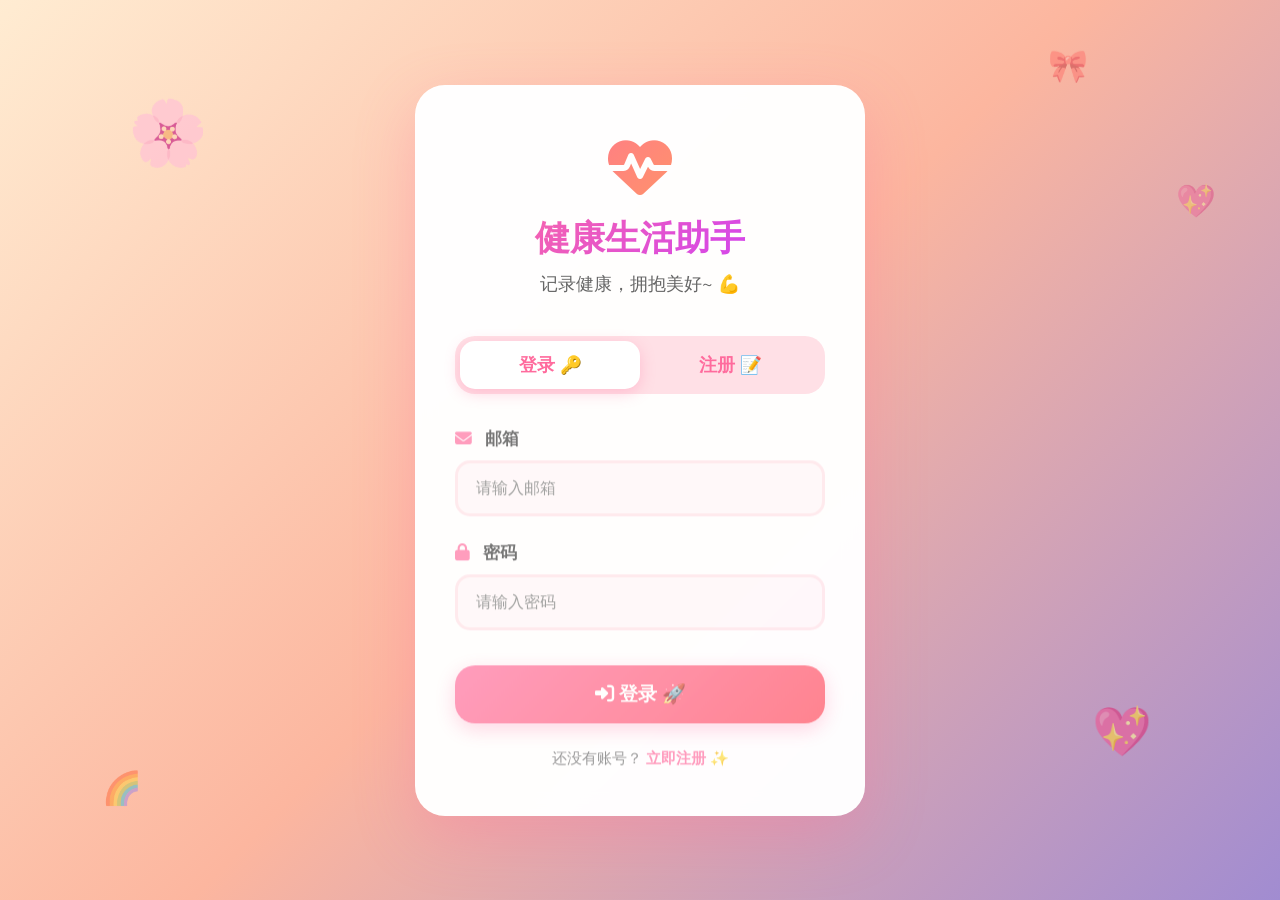
<file: habits.html>
<!DOCTYPE html>
<html lang="zh-CN">
<head>
    <meta charset="UTF-8">
    <meta name="viewport" content="width=device-width, initial-scale=1.0">
    <title>习惯打卡 - 健康生活助手 🌈</title>
    <link rel="stylesheet" href="https://cdnjs.cloudflare.com/ajax/libs/font-awesome/6.4.0/css/all.min.css">
    <link href="https://fonts.googleapis.com/css2?family=Nunito:wght@400;600;700;800&display=swap" rel="stylesheet">
    <style>
        * {
            margin:0;
            padding:0;
            box-sizing: border-box;
        }
        
        body {
            font-family: 'Nunito', 'Microsoft YaHei', sans-serif;
            background: linear-gradient(135deg, #ffecd2 0%, #fcb69f 50%, #a18cd1 100%);
            min-height: 100vh;
            overflow-x: hidden;
        }
        
        /* 导航栏 */
        .navbar {
            background: rgba(255, 255, 255, 0.95);
            padding: 15px 30px;
            box-shadow: 0 4px 20px rgba(255, 182, 193, 0.3);
            display: flex;
            justify-content: space-between;
            align-items: center;
            position: sticky;
            top: 0;
            z-index: 100;
            backdrop-filter: blur(10px);
        }
        
        .brand {
            display: flex;
            align-items: center;
            gap: 12px;
            font-size: 1.6rem;
            background: linear-gradient(135deg, #ff6b9d, #c93cff);
            -webkit-background-clip: text;
            -webkit-text-fill-color: transparent;
            font-weight: 800;
        }
        
        .brand i {
            font-size: 2rem;
            background: linear-gradient(135deg, #ff6b9d, #ffa751);
            -webkit-background-clip: text;
            -webkit-text-fill-color: transparent;
        }
        
        .nav-links {
            display: flex;
            gap: 10px;
        }
        
        .nav-link {
            padding: 8px 16px;
            color: #666;
            text-decoration: none;
            border-radius: 15px;
            transition: all 0.3s;
            font-weight: 600;
        }
        
        .nav-link:hover, .nav-link.active {
            background: rgba(255, 107, 157, 0.1);
            color: #ff6b9d;
        }
        
        .user-info {
            display: flex;
            align-items: center;
            gap: 15px;
        }
        
        .user-name {
            font-weight: 600;
            color: #ff6b9d;
            font-size: 1.1rem;
        }
        
        .logout-btn {
            padding: 10px 20px;
            background: linear-gradient(135deg, #ff6b9d, #ff4757);
            color: white;
            border: none;
            border-radius: 25px;
            cursor: pointer;
            transition: all 0.3s;
            font-weight: 600;
            font-size: 0.95rem;
            box-shadow: 0 4px 15px rgba(255, 107, 157, 0.4);
        }
        
        .logout-btn:hover {
            transform: translateY(-2px);
            box-shadow: 0 6px 20px rgba(255, 107, 157, 0.6);
        }
        
        /* 主内容 */
        .main-content {
            max-width: 1200px;
            margin: 0 auto;
            padding: 30px 20px;
        }
        
        .page-header {
            background: linear-gradient(135deg, #ffecd2 0%, #fcb69f 50%, #ff9a9e 100%);
            padding: 40px;
            border-radius: 30px;
            margin-bottom: 30px;
            box-shadow: 0 10px 40px rgba(255, 154, 158, 0.3);
            text-align: center;
        }
        
        .page-header h1 {
            font-size: 2.5rem;
            color: #ff6b9d;
            margin-bottom: 15px;
            font-weight: 800;
        }
        
        .page-header p {
            font-size: 1.2rem;
            color: #666;
            line-height: 1.8;
        }
        
        /* 习惯卡片网格 */
        .habits-grid {
            display: grid;
            grid-template-columns: repeat(auto-fit, minmax(250px, 1fr));
            gap: 25px;
            margin-bottom: 40px;
        }
        
        .habit-card {
            background: rgba(255, 255, 255, 0.95);
            border-radius: 25px;
            padding: 35px 25px;
            text-align: center;
            box-shadow: 0 8px 30px rgba(255, 182, 193, 0.2);
            cursor: pointer;
            transition: all 0.4s;
            position: relative;
            overflow: hidden;
            border: 3px solid transparent;
        }
        
        .habit-card::before {
            content: '';
            position: absolute;
            top: 0;
            left: 0;
            right: 0;
            height: 5px;
            background: linear-gradient(90deg, #ff6b9d, #ffa751, #c93cff);
        }
        
        .habit-card:hover {
            transform: translateY(-8px) scale(1.02);
            box-shadow: 0 15px 50px rgba(255, 107, 157, 0.4);
            border-color: #ff6b9d;
        }
        
        .habit-card:active {
            transform: scale(0.98);
        }
        
        .habit-icon-wrapper {
            position: relative;
            width: 90px;
            height: 90px;
            margin: 0 auto 20px;
        }
        
        .habit-icon {
            width: 90px;
            height: 90px;
            background: linear-gradient(135deg, #ff6b9d 0%, #ff4757 100%);
            border-radius: 50%;
            display: flex;
            align-items: center;
            justify-content: center;
            color: white;
            font-size: 2.2rem;
            transition: all 0.5s;
            box-shadow: 0 5px 20px rgba(255, 107, 157, 0.4);
        }
        
        .habit-card:nth-child(2) .habit-icon {
            background: linear-gradient(135deg, #f093fb 0%, #f5576c 100%);
        }
        
        .habit-card:nth-child(3) .habit-icon {
            background: linear-gradient(135deg, #4facfe 0%, #00f2fe 100%);
        }
        
        .habit-card:nth-child(4) .habit-icon {
            background: linear-gradient(135deg, #43e97b 0%, #38f9d7 100%);
        }
        
        .habit-card:nth-child(5) .habit-icon {
            background: linear-gradient(135deg, #fa709a 0%, #fee140 100%);
        }
        
        .habit-card:hover .habit-icon {
            transform: rotate(360deg) scale(1.1);
        }
        
        .habit-check {
            position: absolute;
            top: -5px;
            right: -5px;
            width: 35px;
            height: 35px;
            background: #4caf50;
            border-radius: 50%;
            display: flex;
            align-items: center;
            justify-content: center;
            color: white;
            font-size: 1rem;
            opacity: 0;
            transform: scale(0);
            transition: all 0.4s;
            box-shadow: 0 3px 10px rgba(76, 175, 80, 0.4);
        }
        
        .habit-card.checked .habit-check {
            opacity: 1;
            transform: scale(1);
        }
        
        .habit-card h3 {
            font-size: 1.3rem;
            color: #333;
            margin-bottom: 10px;
            font-weight: 700;
        }
        
        .habit-card p {
            color: #666;
            font-size: 0.95rem;
            margin-bottom: 15px;
            line-height: 1.6;
        }
        
        .habit-streak {
            color: #ff6b9d;
            font-size: 1rem;
            margin-bottom: 15px;
            font-weight: 700;
        }
        
        .habit-streak i {
            margin-right: 5px;
        }
        
        .habit-status {
            padding: 8px 20px;
            background: #ffe0e6;
            border-radius: 20px;
            font-size: 0.9rem;
            color: #ff6b9d;
            display: inline-block;
            transition: all 0.3s;
            font-weight: 600;
        }
        
        .habit-card.checked .habit-status {
            background: #4caf50;
            color: white;
        }
        
        /* 返回按钮 */
        .back-btn {
            display: inline-flex;
            align-items: center;
            gap: 8px;
            padding: 12px 25px;
            background: linear-gradient(135deg, #ff6b9d, #ff4757);
            color: white;
            border: none;
            border-radius: 20px;
            font-size: 1rem;
            font-weight: 700;
            cursor: pointer;
            transition: all 0.3s;
            text-decoration: none;
            box-shadow: 0 4px 15px rgba(255, 107, 157, 0.4);
            margin-bottom: 20px;
        }
        
        .back-btn:hover {
            transform: translateY(-2px);
            box-shadow: 0 6px 25px rgba(255, 107, 157, 0.6);
        }
        
        /* 响应式 */
        @media (max-width: 768px) {
            .navbar {
                flex-direction: column;
                gap: 15px;
            }
            
            .nav-links {
                flex-wrap: wrap;
                justify-content: center;
            }
            
            .page-header h1 {
                font-size: 2rem;
            }
            
            .habits-grid {
                grid-template-columns: repeat(auto-fit, minmax(200px, 1fr));
            }
        }
    </style>
</head>
<body>
    <!-- 导航栏 -->
    <nav class="navbar">
        <div class="brand">
            <i class="fas fa-heartbeat"></i>
            <span>健康生活助手</span>
        </div>
        <div class="nav-links">
            <a href="main-final.html" class="nav-link">🏠 首页</a>
            <a href="plan.html" class="nav-link">📋 计划</a>
            <a href="habits.html" class="nav-link active">✅ 打卡</a>
            <a href="data.html" class="nav-link">📊 数据</a>
            <a href="videos.html" class="nav-link">🎬 视频</a>
        </div>
        <div class="user-info">
            <span class="user-name" id="user-name">用户</span>
            <button class="logout-btn" onclick="logout()">
                <i class="fas fa-sign-out-alt"></i> 退出
            </button>
        </div>
    </nav>
    
    <!-- 主内容 -->
    <div class="main-content">
        <a href="main-final.html" class="back-btn">
            <i class="fas fa-arrow-left"></i> 返回首页
        </a>
        
        <!-- 页面标题 -->
        <div class="page-header">
            <h1>✅ 习惯打卡 🌈</h1>
            <p>每日健康习惯打卡，建立稳定的健康生活方式</p>
            <p style="margin-top: 10px; font-size: 1rem; color: #999;">💡 点击卡片即可完成打卡哦~</p>
        </div>
        
        <!-- 习惯卡片网格 -->
        <div class="habits-grid">
            <!-- 早睡习惯 -->
            <div class="habit-card" data-habit="sleep" onclick="checkHabit('sleep')">
                <div class="habit-icon-wrapper">
                    <div class="habit-icon">
                        <i class="fas fa-moon"></i>
                    </div>
                    <div class="habit-check">
                        <i class="fas fa-check"></i>
                    </div>
                </div>
                <h3>早睡习惯 🌙</h3>
                <p>每天23:00前入睡</p>
                <div class="habit-streak">
                    <i class="fas fa-fire"></i> 连续 <span id="sleep-streak">0</span> 天
                </div>
                <div class="habit-status" id="sleep-status">未打卡</div>
            </div>
            
            <!-- 早起习惯 -->
            <div class="habit-card" data-habit="wake" onclick="checkHabit('wake')">
                <div class="habit-icon-wrapper">
                    <div class="habit-icon">
                        <i class="fas fa-sun"></i>
                    </div>
                    <div class="habit-check">
                        <i class="fas fa-check"></i>
                    </div>
                </div>
                <h3>早起习惯 ☀️</h3>
                <p>每天7:00-8:00起床</p>
                <div class="habit-streak">
                    <i class="fas fa-fire"></i> 连续 <span id="wake-streak">0</span> 天
                </div>
                <div class="habit-status" id="wake-status">未打卡</div>
            </div>
            
            <!-- 锻炼习惯 -->
            <div class="habit-card" data-habit="exercise" onclick="checkHabit('exercise')">
                <div class="habit-icon-wrapper">
                    <div class="habit-icon">
                        <i class="fas fa-running"></i>
                    </div>
                    <div class="habit-check">
                        <i class="fas fa-check"></i>
                    </div>
                </div>
                <h3>锻炼习惯 🏃</h3>
                <p>每天运动20-30分钟</p>
                <div class="habit-streak">
                    <i class="fas fa-fire"></i> 连续 <span id="exercise-streak">0</span> 天
                </div>
                <div class="habit-status" id="exercise-status">未打卡</div>
            </div>
            
            <!-- 喝水习惯 -->
            <div class="habit-card" data-habit="water" onclick="checkHabit('water')">
                <div class="habit-icon-wrapper">
                    <div class="habit-icon">
                        <i class="fas fa-tint"></i>
                    </div>
                    <div class="habit-check">
                        <i class="fas fa-check"></i>
                    </div>
                </div>
                <h3>喝水习惯 💧</h3>
                <p>每天喝够8杯水</p>
                <div class="habit-streak">
                    <i class="fas fa-fire"></i> 连续 <span id="water-streak">0</span> 天
                </div>
                <div class="habit-status" id="water-status">未打卡</div>
            </div>
            
            <!-- 健康饮食习惯 -->
            <div class="habit-card" data-habit="diet" onclick="checkHabit('diet')">
                <div class="habit-icon-wrapper">
                    <div class="habit-icon">
                        <i class="fas fa-apple-alt"></i>
                    </div>
                    <div class="habit-check">
                        <i class="fas fa-check"></i>
                    </div>
                </div>
                <h3>健康饮食 🍎</h3>
                <p>均衡三餐，多吃蔬果</p>
                <div class="habit-streak">
                    <i class="fas fa-fire"></i> 连续 <span id="diet-streak">0</span> 天
                </div>
                <div class="habit-status" id="diet-status">未打卡</div>
            </div>
        </div>
    </div>
    
    <script>
        // ==================== 全局变量 ====================
        let currentUser = null;
        let healthData = {
            habits: {
                sleep: { streak: 0, lastCheck: null, checked: false },
                wake: { streak: 0, lastCheck: null, checked: false },
                exercise: { streak: 0, lastCheck: null, checked: false },
                water: { streak: 0, lastCheck: null, todayIntake: 0, checked: false },
                diet: { streak: 0, lastCheck: null, checked: false }
            }
        };
        
        // ==================== 初始化 ====================
        window.addEventListener('load', function() {
            const savedUser = localStorage.getItem('healthAppCurrentUser');
            if (!savedUser) {
                window.location.href = 'login-final.html';
                return;
            }
            
            currentUser = JSON.parse(savedUser);
            document.getElementById('user-name').textContent = currentUser.name;
            
            loadHealthData();
            updateDisplay();
        });
        
        // ==================== 登录/登出 ====================
        function logout() {
            if (confirm('确定要退出登录吗？ 🤔')) {
                localStorage.removeItem('healthAppCurrentUser');
                window.location.href = 'login-final.html';
            }
        }
        
        // ==================== 健康数据管理 ====================
        function loadHealthData() {
            if (currentUser) {
                const key = `healthAppData_${currentUser.id}`;
                const savedData = localStorage.getItem(key);
                if (savedData) {
                    const parsed = JSON.parse(savedData);
                    healthData = { ...healthData, ...parsed };
                }
            }
        }
        
        function saveHealthData() {
            if (currentUser) {
                const key = `healthAppData_${currentUser.id}`;
                localStorage.setItem(key, JSON.stringify(healthData));
            }
        }
        
        // ==================== 习惯打卡（修复版）====================
        function checkHabit(habitType) {
            if (!currentUser) {
                alert('请先登录！🔐');
                return;
            }
            
            const today = new Date().toDateString();
            
            // 如果今天已经打卡，则不再重复打卡
            if (healthData.habits[habitType].lastCheck === today) {
                alert('今天已经打卡过了！明天再来吧~ 😊');
                return;
            }
            
            // 更新连续打卡天数
            const yesterday = new Date();
            yesterday.setDate(yesterday.getDate() - 1);
            const yesterdayStr = yesterday.toDateString();
            
            if (healthData.habits[habitType].lastCheck === yesterdayStr) {
                healthData.habits[habitType].streak++;
            } else {
                healthData.habits[habitType].streak = 1;
            }
            
            // 更新最后打卡日期和状态
            healthData.habits[habitType].lastCheck = today;
            healthData.habits[habitType].checked = true;
            
            // 特殊习惯处理
            if (habitType === 'water') {
                // 饮水习惯需要记录饮水量
                openWaterModal();
                return;
            }
            
            // 播放打卡动画
            playCheckAnimation(habitType);
            
            // 保存数据并更新显示
            saveHealthData();
            updateDisplay();
            
            // 显示成功消息
            alert(`${getHabitName(habitType)}打卡成功！🎉\n连续打卡：${healthData.habits[habitType].streak}天\n继续加油哦~ 💪`);
            
            // 更新阶段进度
            updatePhaseProgress();
            
            // 检查是否完成所有今日习惯
            checkAllHabitsCompleted();
        }
        
        function playCheckAnimation(habitType) {
            const card = document.querySelector(`[data-habit="${habitType}"]`);
            const checkIcon = card.querySelector('.habit-check');
            const statusElement = document.getElementById(`${habitType}-status`);
            
            if (card && checkIcon) {
                card.classList.add('checked');
                checkIcon.style.opacity = '1';
                checkIcon.style.transform = 'scale(1)';
                
                if (statusElement) {
                    statusElement.textContent = '已打卡';
                    statusElement.style.background = '#4caf50';
                    statusElement.style.color = 'white';
                }
            }
        }
        
        function getHabitName(habitType) {
            const names = {
                sleep: '早睡习惯',
                wake: '早起习惯',
                exercise: '锻炼习惯',
                water: '喝水习惯',
                diet: '健康饮食习惯'
            };
            return names[habitType] || habitType;
        }
        
        function checkAllHabitsCompleted() {
            const today = new Date().toDateString();
            const allHabits = ['sleep', 'wake', 'exercise', 'water', 'diet'];
            const completedToday = allHabits.filter(h => healthData.habits[h].lastCheck === today).length;
            
            if (completedToday === 5) {
                setTimeout(() => {
                    alert('🎉 恭喜！今天的所有健康习惯都完成了！太棒了！🌟');
                }, 500);
            }
        }
        
        // ==================== 数据记录 ====================
        function openWaterModal() {
            document.getElementById('water-modal').classList.add('active');
        }
        
        function closeWaterModal() {
            document.getElementById('water-modal').classList.remove('active');
        }
        
        function recordWaterData() {
            const amount = parseInt(document.getElementById('water-amount').value);
            
            if (!amount || amount <= 0) {
                alert('请输入有效的饮水量！💧');
                return;
            }
            
            healthData.habits.water.todayIntake += amount;
            saveHealthData();
            closeWaterModal();
            
            // 播放打卡动画
            playCheckAnimation('water');
            updateDisplay();
            
            alert(`饮水记录成功！💧\n今日饮水量：${healthData.habits.water.todayIntake}杯\n多喝水，身体好~ 💪`);
            
            // 更新阶段进度
            updatePhaseProgress();
        }
        
        // ==================== 阶段进度更新 ====================
        function updatePhaseProgress() {
            // 这里可以调用plan.html中的更新逻辑
            // 为简化，我们直接保存数据
            saveHealthData();
        }
        
        // ==================== 显示更新 ====================
        function updateDisplay() {
            // 更新所有习惯的连续天数和状态
            for (const habit in healthData.habits) {
                const streakElement = document.getElementById(`${habit}-streak`);
                if (streakElement) {
                    streakElement.textContent = healthData.habits[habit].streak;
                }
                
                // 如果今天已打卡，显示已打卡状态
                const today = new Date().toDateString();
                if (healthData.habits[habit].lastCheck === today) {
                    const card = document.querySelector(`[data-habit="${habit}"]`);
                    const checkIcon = card.querySelector('.habit-check');
                    const statusElement = document.getElementById(`${habit}-status`);
                    
                    if (card && checkIcon) {
                        card.classList.add('checked');
                        checkIcon.style.opacity = '1';
                        checkIcon.style.transform = 'scale(1)';
                        
                        if (statusElement) {
                            statusElement.textContent = '已打卡';
                            statusElement.style.background = '#4caf50';
                            statusElement.style.color = 'white';
                        }
                    }
                }
            }
        }
        
        console.log('✅ 习惯打卡页面已加载！');
        console.log('🌈 可爱风格已应用！');
    </script>
    
    <!-- 饮水记录模态框 -->
    <div id="water-modal" class="modal-overlay" style="display: none; position: fixed; top: 0; left: 0; width: 100%; height: 100%; background: rgba(0,0,0,0.7); z-index: 10000; justify-content: center; align-items: center;">
        <div style="background: white; padding: 40px; border-radius: 30px; max-width: 500px; width: 90%; position: relative; box-shadow: 0 20px 60px rgba(0,0,0,0.3);">
            <span style="position: absolute; top: 15px; right: 20px; font-size: 2.5rem; color: #ff6b9d; cursor: pointer; width: 40px; height: 40px; display: flex; align-items: center; justify-content: center; border-radius: 50%; background: #ffe0e6; transition: all 0.3s;" onclick="closeWaterModal()" onmouseover="this.style.background='#ff6b9d'; this.style.color='white';" onmouseout="this.style.background='#ffe0e6'; this.style.color='#ff6b9d';">&times;</span>
            <h2 style="font-size: 1.8rem; color: #ff6b9d; margin-bottom: 25px; font-weight: 700;"><i class="fas fa-tint"></i> 记录饮水 💧</h2>
            <div style="margin-bottom: 20px;">
                <label style="display: block; margin-bottom: 8px; color: #333; font-weight: 600; font-size: 1.05rem;"><i class="fas fa-glass-water"></i> 饮水量（杯）</label>
                <input type="number" id="water-amount" min="1" max="8" value="1" style="width: 100%; padding: 12px 15px; border: 3px solid #ffe0e6; border-radius: 15px; font-size: 1rem; transition: all 0.3s; font-family: inherit;" onfocus="this.style.borderColor='#ff6b9d'; this.style.boxShadow='0 0 0 4px rgba(255, 107, 157, 0.2)';" onblur="this.style.borderColor='#ffe0e6'; this.style.boxShadow='none';">
            </div>
            <div style="display: flex; gap: 15px; margin-top: 25px;">
                <button style="flex: 1; padding: 14px; background: linear-gradient(135deg, #ff6b9d, #ff4757); color: white; border: none; border-radius: 15px; cursor: pointer; font-size: 1.1rem; font-weight: 700; transition: all 0.3s; box-shadow: 0 4px 15px rgba(255, 107, 157, 0.4); font-family: inherit;" onclick="recordWaterData()" onmouseover="this.style.transform='translateY(-2px)'; this.style.boxShadow='0 6px 25px rgba(255, 107, 157, 0.6)';" onmouseout="this.style.transform='translateY(0)'; this.style.boxShadow='0 4px 15px rgba(255, 107, 157, 0.4)';">
                    <i class="fas fa-save"></i> 保存
                </button>
                <button style="flex: 1; padding: 14px; background: #f8f9fa; color: #666; border: 3px solid #e9ecef; border-radius: 15px; cursor: pointer; font-size: 1.1rem; font-weight: 700; transition: all 0.3s; font-family: inherit;" onclick="closeWaterModal()" onmouseover="this.style.background='#e9ecef'; this.style.transform='translateY(-2px)';" onmouseout="this.style.background='#f8f9fa'; this.style.transform='translateY(0)';">
                    <i class="fas fa-times"></i> 取消
                </button>
            </div>
        </div>
    </div>
</body>
</html>
</file>
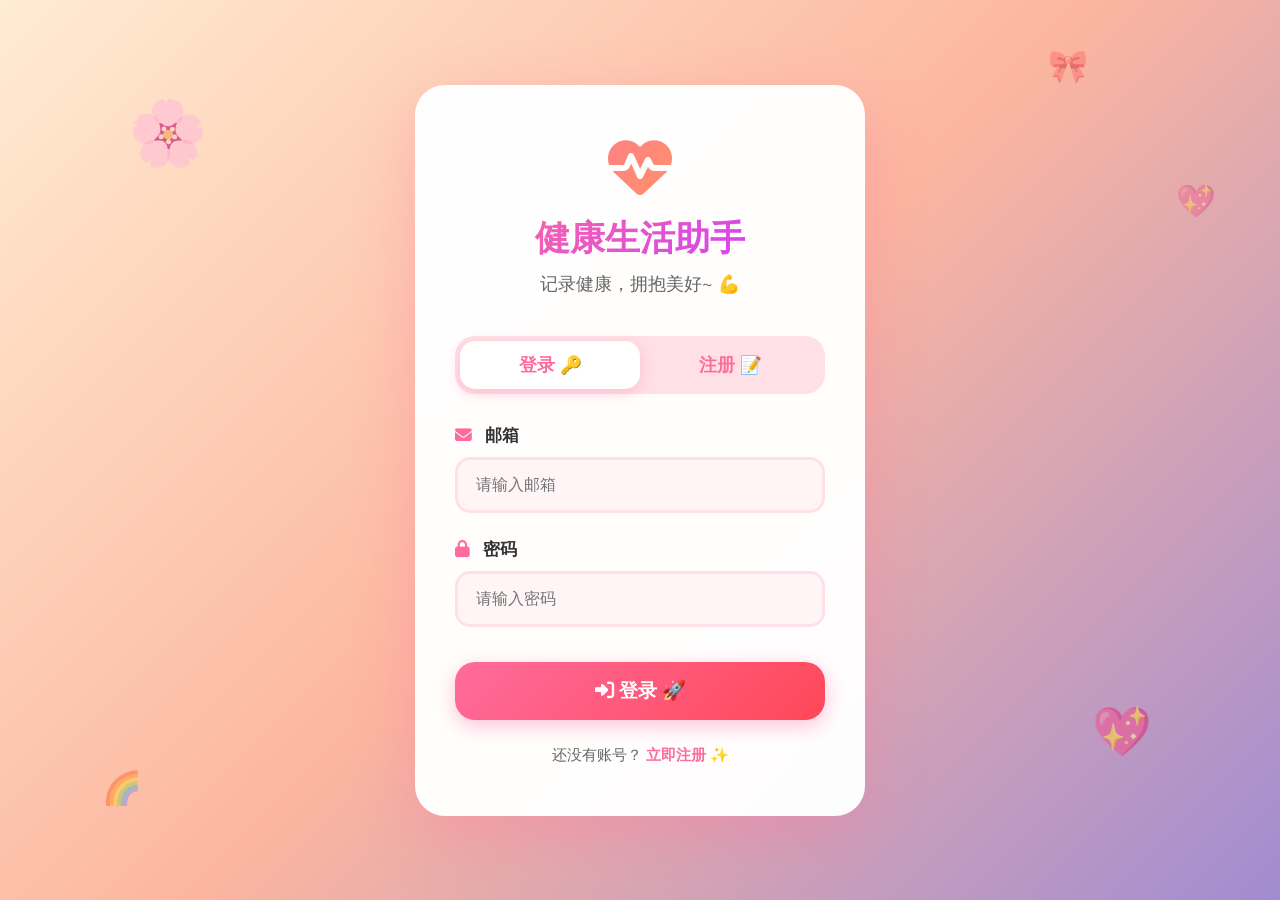
<file: login-final.html>
<!DOCTYPE html>
<html lang="zh-CN">
<head>
    <meta charset="UTF-8">
    <meta name="viewport" content="width=device-width, initial-scale=1.0">
    <title>登录 - 健康生活助手 🌈</title>
    <link rel="stylesheet" href="https://cdnjs.cloudflare.com/ajax/libs/font-awesome/6.4.0/css/all.min.css">
    <link href="https://fonts.googleapis.com/css2?family=Nunito:wght@400;600;700;800&display=swap" rel="stylesheet">
    <style>
        * {
            margin: 0;
            padding: 0;
            box-sizing: border-box;
        }
        
        body {
            font-family: 'Nunito', 'Microsoft YaHei', sans-serif;
            background: linear-gradient(135deg, #ffecd2 0%, #fcb69f 50%, #a18cd1 100%);
            min-height: 100vh;
            display: flex;
            justify-content: center;
            align-items: center;
            padding: 20px;
            position: relative;
            overflow: hidden;
        }
        
        /* 可爱背景装饰 */
        body::before {
            content: '🌸';
            position: absolute;
            top: 10%;
            left: 10%;
            font-size: 4rem;
            animation: float 4s ease-in-out infinite;
            opacity: 0.6;
        }
        
        body::after {
            content: '💖';
            position: absolute;
            bottom: 15%;
            right: 10%;
            font-size: 3rem;
            animation: float 4s ease-in-out infinite 2s;
            opacity: 0.6;
        }
        
        @keyframes float {
            0%, 100% { transform: translateY(0) rotate(0deg); }
            50% { transform: translateY(-20px) rotate(10deg); }
        }
        
        .login-container {
            background: rgba(255, 255, 255, 0.98);
            border-radius: 30px;
            padding: 50px 40px;
            width: 100%;
            max-width: 450px;
            box-shadow: 0 20px 60px rgba(255, 107, 157, 0.3);
            position: relative;
            z-index: 10;
            backdrop-filter: blur(10px);
        }
        
        .login-header {
            text-align: center;
            margin-bottom: 40px;
        }
        
        .login-icon {
            font-size: 4rem;
            background: linear-gradient(135deg, #ff6b9d, #ffa751);
            -webkit-background-clip: text;
            -webkit-text-fill-color: transparent;
            margin-bottom: 15px;
            display: block;
        }
        
        .login-header h1 {
            font-size: 2.2rem;
            background: linear-gradient(135deg, #ff6b9d, #c93cff);
            -webkit-background-clip: text;
            -webkit-text-fill-color: transparent;
            font-weight: 800;
            margin-bottom: 10px;
        }
        
        .login-header p {
            color: #666;
            font-size: 1.1rem;
        }
        
        /* 标签页 */
        .auth-tabs {
            display: flex;
            margin-bottom: 30px;
            background: #ffe0e6;
            border-radius: 20px;
            padding: 5px;
        }
        
        .auth-tab {
            flex: 1;
            padding: 12px;
            background: none;
            border: none;
            font-size: 1.1rem;
            color: #ff6b9d;
            cursor: pointer;
            transition: all 0.3s;
            border-radius: 15px;
            font-weight: 700;
            font-family: inherit;
        }
        
        .auth-tab.active {
            background: white;
            box-shadow: 0 4px 15px rgba(255, 107, 157, 0.3);
            color: #ff6b9d;
        }
        
        /* 表单 */
        .auth-form {
            display: none;
            animation: fadeIn 0.3s ease;
        }
        
        .auth-form.active {
            display: block;
        }
        
        @keyframes fadeIn {
            from { opacity: 0; transform: translateY(10px); }
            to { opacity: 1; transform: translateY(0); }
        }
        
        .form-group {
            margin-bottom: 25px;
        }
        
        .form-group label {
            display: block;
            margin-bottom: 10px;
            color: #333;
            font-weight: 700;
            font-size: 1.05rem;
        }
        
        .form-group label i {
            margin-right: 8px;
            color: #ff6b9d;
        }
        
        .form-group input {
            width: 100%;
            padding: 14px 18px;
            border: 3px solid #ffe0e6;
            border-radius: 15px;
            font-size: 1rem;
            transition: all 0.3s;
            font-family: inherit;
            background: #fff5f7;
        }
        
        .form-group input:focus {
            outline: none;
            border-color: #ff6b9d;
            background: white;
            box-shadow: 0 0 0 4px rgba(255, 107, 157, 0.2);
        }
        
        .auth-btn {
            width: 100%;
            padding: 16px;
            background: linear-gradient(135deg, #ff6b9d, #ff4757);
            color: white;
            border: none;
            border-radius: 20px;
            font-size: 1.2rem;
            font-weight: 700;
            cursor: pointer;
            transition: all 0.3s;
            margin-top: 10px;
            box-shadow: 0 6px 20px rgba(255, 107, 157, 0.4);
            font-family: inherit;
        }
        
        .auth-btn:hover {
            transform: translateY(-3px);
            box-shadow: 0 10px 30px rgba(255, 107, 157, 0.6);
        }
        
        .auth-btn:active {
            transform: translateY(-1px);
        }
        
        .form-footer {
            text-align: center;
            margin-top: 25px;
            color: #666;
            font-size: 0.95rem;
        }
        
        .form-footer a {
            color: #ff6b9d;
            text-decoration: none;
            font-weight: 700;
        }
        
        .form-footer a:hover {
            text-decoration: underline;
        }
        
        /* 可爱装饰 */
        .decoration {
            position: absolute;
            font-size: 2rem;
            animation: float 3s ease-in-out infinite;
            opacity: 0.4;
            z-index: 1;
        }
        
        .dec-1 { top: 5%; right: 15%; animation-delay: 0s; }
        .dec-2 { bottom: 10%; left: 8%; animation-delay: 1s; }
        .dec-3 { top: 20%; right: 5%; animation-delay: 2s; }
    </style>
</head>
<body>
    <!-- 可爱装饰 -->
    <div class="decoration dec-1">🎀</div>
    <div class="decoration dec-2">🌈</div>
    <div class="decoration dec-3">💖</div>
    
    <div class="login-container">
        <div class="login-header">
            <i class="fas fa-heartbeat login-icon"></i>
            <h1>健康生活助手</h1>
            <p>记录健康，拥抱美好~ 💪</p>
        </div>
        
        <!-- 标签页 -->
        <div class="auth-tabs">
            <button class="auth-tab active" onclick="switchTab('login')">登录 🔑</button>
            <button class="auth-tab" onclick="switchTab('register')">注册 📝</button>
        </div>
        
        <!-- 登录表单 -->
        <form id="login-form" class="auth-form active" onsubmit="return false;">
            <div class="form-group">
                <label for="login-email"><i class="fas fa-envelope"></i> 邮箱</label>
                <input type="email" id="login-email" placeholder="请输入邮箱" required>
            </div>
            <div class="form-group">
                <label for="login-password"><i class="fas fa-lock"></i> 密码</label>
                <input type="password" id="login-password" placeholder="请输入密码" required>
            </div>
            <button type="button" class="auth-btn" onclick="handleLogin()">
                <i class="fas fa-sign-in-alt"></i> 登录 🚀
            </button>
            <div class="form-footer">
                <p>还没有账号？ <a href="#" onclick="switchTab('register')">立即注册 ✨</a></p>
            </div>
        </form>
        
        <!-- 注册表单 -->
        <form id="register-form" class="auth-form" onsubmit="return false;">
            <div class="form-group">
                <label for="register-name"><i class="fas fa-user"></i> 昵称</label>
                <input type="text" id="register-name" placeholder="请输入昵称" required>
            </div>
            <div class="form-group">
                <label for="register-email"><i class="fas fa-envelope"></i> 邮箱</label>
                <input type="email" id="register-email" placeholder="请输入邮箱" required>
            </div>
            <div class="form-group">
                <label for="register-password"><i class="fas fa-lock"></i> 密码</label>
                <input type="password" id="register-password" placeholder="至少6位密码" required>
            </div>
            <div class="form-group">
                <label for="register-confirm-password"><i class="fas fa-lock"></i> 确认密码</label>
                <input type="password" id="register-confirm-password" placeholder="再次输入密码" required>
            </div>
            <button type="button" class="auth-btn" onclick="handleRegister()">
                <i class="fas fa-user-plus"></i> 注册 🎉
            </button>
            <div class="form-footer">
                <p>已有账号？ <a href="#" onclick="switchTab('login')">立即登录 🔑</a></p>
            </div>
        </form>
    </div>
    
    <script>
        // ==================== 标签页切换 ====================
        function switchTab(tab) {
            // 更新标签样式
            document.querySelectorAll('.auth-tab').forEach(t => t.classList.remove('active'));
            event.target.classList.add('active');
            
            // 显示对应表单
            document.querySelectorAll('.auth-form').forEach(f => f.classList.remove('active'));
            document.getElementById(tab + '-form').classList.add('active');
        }
        
        // ==================== 登录功能 ====================
        function handleLogin() {
            const email = document.getElementById('login-email').value.trim();
            const password = document.getElementById('login-password').value;
            
            if (!email || !password) {
                alert('请填写完整的登录信息！⚠️');
                return;
            }
            
            // 从localStorage获取用户数据
            const users = JSON.parse(localStorage.getItem('healthAppUsers') || '[]');
            const user = users.find(u => u.email === email && u.password === password);
            
            if (user) {
                localStorage.setItem('healthAppCurrentUser', JSON.stringify(user));
                alert('登录成功！欢迎回来，' + user.name + '！🎉');
                window.location.href = 'main-final.html';
            } else {
                alert('邮箱或密码错误！请检查后重试。❌');
            }
        }
        
        // ==================== 注册功能 ====================
        function handleRegister() {
            const name = document.getElementById('register-name').value.trim();
            const email = document.getElementById('register-email').value.trim();
            const password = document.getElementById('register-password').value;
            const confirmPassword = document.getElementById('register-confirm-password').value;
            
            // 验证
            if (!name || !email || !password || !confirmPassword) {
                alert('请填写完整的注册信息！⚠️');
                return;
            }
            
            if (password !== confirmPassword) {
                alert('两次输入的密码不一致！❌');
                return;
            }
            
            if (password.length < 6) {
                alert('密码长度至少6位！🔐');
                return;
            }
            
            // 检查邮箱格式
            const emailRegex = /^[^\s@]+@[^\s@]+\.[^\s@]+$/;
            if (!emailRegex.test(email)) {
                alert('请输入有效的邮箱地址！📧');
                return;
            }
            
            // 检查邮箱是否已存在
            const users = JSON.parse(localStorage.getItem('healthAppUsers') || '[]');
            if (users.find(u => u.email === email)) {
                alert('该邮箱已注册！请直接登录。🔔');
                switchTab('login');
                return;
            }
            
            // 创建新用户
            const newUser = {
                id: 'user_' + Date.now(),
                name: name,
                email: email,
                password: password,
                createdAt: new Date().toISOString()
            };
            
            users.push(newUser);
            localStorage.setItem('healthAppUsers', JSON.stringify(users));
            
            // 自动登录
            localStorage.setItem('healthAppCurrentUser', JSON.stringify(newUser));
            
            alert('注册成功！欢迎，' + name + '！🎉\n\n现在你可以开始使用健康生活助手了~ 💪');
            window.location.href = 'main-final.html';
        }
        
        // ==================== 表单提交处理 ====================
        document.addEventListener('submit', function(e) {
            e.preventDefault();
            return false;
        });
        
        // 允许按Enter键提交
        document.addEventListener('keydown', function(e) {
            if (e.key === 'Enter') {
                const activeForm = document.querySelector('.auth-form.active');
                if (activeForm.id === 'login-form') {
                    handleLogin();
                } else if (activeForm.id === 'register-form') {
                    handleRegister();
                }
            }
        });
        
        console.log('✅ 登录页面已加载！');
        console.log('🎨 可爱风格已应用！');
    </script>
</body>
</html>
</file>
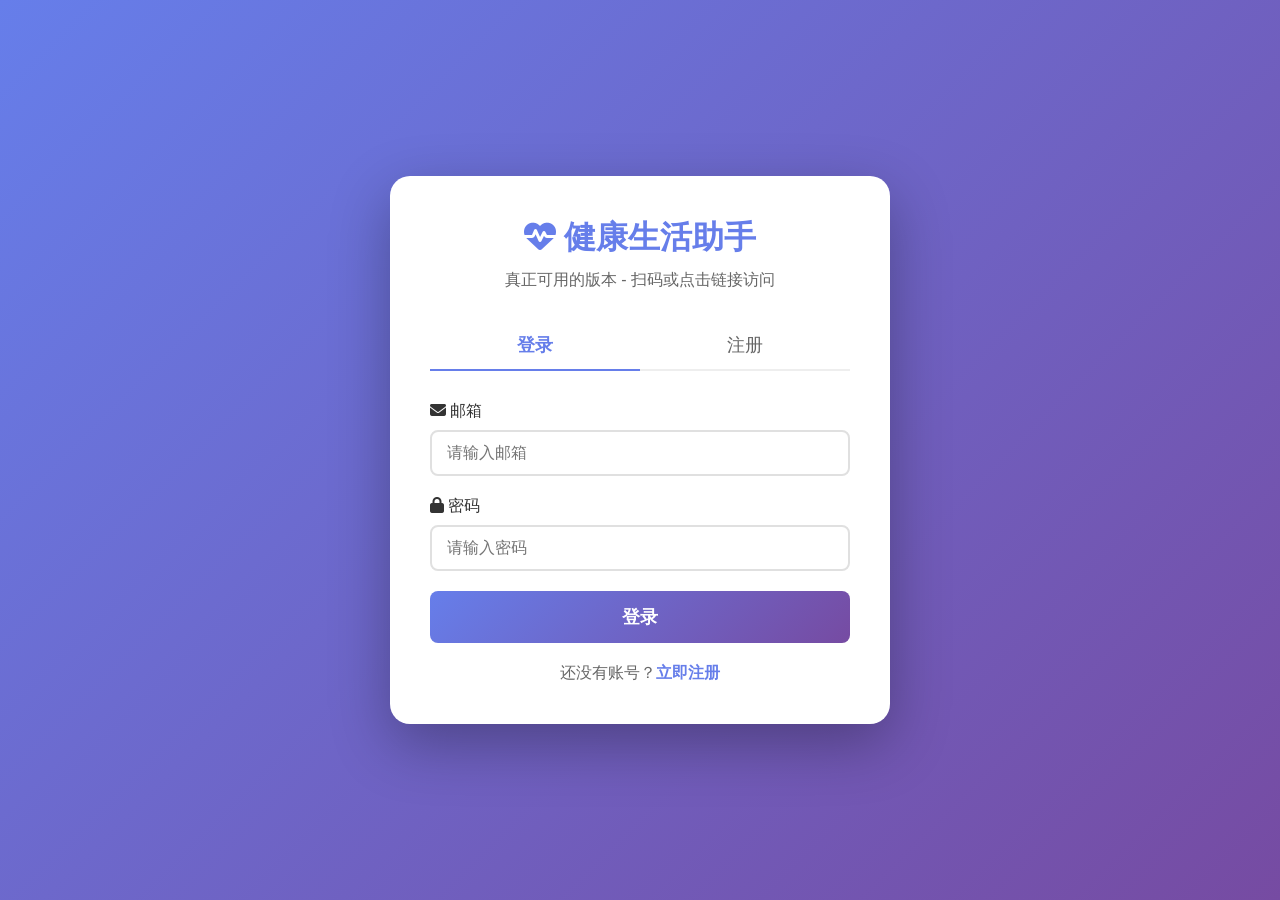
<file: login.html>
<!DOCTYPE html>
<html lang="zh-CN">
<head>
    <meta charset="UTF-8">
    <meta name="viewport" content="width=device-width, initial-scale=1.0">
    <title>健康生活助手 - 真正可用的版本</title>
    <link rel="stylesheet" href="https://cdnjs.cloudflare.com/ajax/libs/font-awesome/6.4.0/css/all.min.css">
    <style>
        * {
            margin: 0;
            padding: 0;
            box-sizing: border-box;
        }
        
        body {
            font-family: 'Segoe UI', sans-serif;
            background: linear-gradient(135deg, #667eea 0%, #764ba2 100%);
            min-height: 100vh;
            display: flex;
            justify-content: center;
            align-items: center;
            padding: 20px;
        }
        
        .container {
            background: white;
            border-radius: 20px;
            box-shadow: 0 20px 60px rgba(0,0,0,0.3);
            max-width: 500px;
            width: 100%;
            padding: 40px;
        }
        
        .header {
            text-align: center;
            margin-bottom: 30px;
        }
        
        .header h1 {
            color: #667eea;
            font-size: 2rem;
            margin-bottom: 10px;
        }
        
        .header p {
            color: #666;
        }
        
        .tabs {
            display: flex;
            margin-bottom: 30px;
            border-bottom: 2px solid #eee;
        }
        
        .tab {
            flex: 1;
            padding: 12px;
            background: none;
            border: none;
            font-size: 1.1rem;
            color: #666;
            cursor: pointer;
            transition: all 0.3s;
            position: relative;
        }
        
        .tab.active {
            color: #667eea;
            font-weight: 600;
        }
        
        .tab.active::after {
            content: '';
            position: absolute;
            bottom: -2px;
            left: 0;
            right: 0;
            height: 2px;
            background: #667eea;
        }
        
        .form {
            display: none;
        }
        
        .form.active {
            display: block;
            animation: fadeIn 0.3s;
        }
        
        @keyframes fadeIn {
            from { opacity: 0; transform: translateY(10px); }
            to { opacity: 1; transform: translateY(0); }
        }
        
        .form-group {
            margin-bottom: 20px;
        }
        
        .form-group label {
            display: block;
            margin-bottom: 8px;
            color: #333;
            font-weight: 500;
        }
        
        .form-group input {
            width: 100%;
            padding: 12px 15px;
            border: 2px solid #e0e0e0;
            border-radius: 8px;
            font-size: 1rem;
            transition: border-color 0.3s;
        }
        
        .form-group input:focus {
            outline: none;
            border-color: #667eea;
        }
        
        .btn {
            width: 100%;
            padding: 14px;
            background: linear-gradient(135deg, #667eea 0%, #764ba2 100%);
            color: white;
            border: none;
            border-radius: 8px;
            font-size: 1.1rem;
            font-weight: 600;
            cursor: pointer;
            transition: transform 0.2s;
        }
        
        .btn:hover {
            transform: translateY(-2px);
        }
        
        .btn:active {
            transform: translateY(0);
        }
        
        .switch-link {
            text-align: center;
            margin-top: 20px;
            color: #666;
        }
        
        .switch-link a {
            color: #667eea;
            text-decoration: none;
            font-weight: 600;
        }
        
        .switch-link a:hover {
            text-decoration: underline;
        }
        
        .message {
            padding: 12px 15px;
            border-radius: 8px;
            margin-bottom: 20px;
            display: none;
        }
        
        .message.success {
            background: #d4edda;
            color: #155724;
            border: 1px solid #c3e6cb;
        }
        
        .message.error {
            background: #f8d7da;
            color: #721c24;
            border: 1px solid #f5c6cb;
        }
        
        .message.info {
            background: #d1ecf1;
            color: #0c5460;
            border: 1px solid #bee5eb;
        }
        
        .message.show {
            display: block;
            animation: fadeIn 0.3s;
        }
    </style>
</head>
<body>
    <div class="container">
        <div class="header">
            <h1><i class="fas fa-heartbeat"></i> 健康生活助手</h1>
            <p>真正可用的版本 - 扫码或点击链接访问</p>
        </div>
        
        <div class="message" id="message"></div>
        
        <div class="tabs">
            <button class="tab active" onclick="switchTab('login')">登录</button>
            <button class="tab" onclick="switchTab('register')">注册</button>
        </div>
        
        <!-- 登录表单 -->
        <form class="form active" id="login-form">
            <div class="form-group">
                <label for="login-email"><i class="fas fa-envelope"></i> 邮箱</label>
                <input type="email" id="login-email" placeholder="请输入邮箱" required>
            </div>
            <div class="form-group">
                <label for="login-password"><i class="fas fa-lock"></i> 密码</label>
                <input type="password" id="login-password" placeholder="请输入密码" required>
            </div>
            <button type="submit" class="btn">登录</button>
            <div class="switch-link">
                还没有账号？<a href="#" onclick="switchTab('register'); return false;">立即注册</a>
            </div>
        </form>
        
        <!-- 注册表单 -->
        <form class="form" id="register-form">
            <div class="form-group">
                <label for="register-name"><i class="fas fa-user"></i> 姓名</label>
                <input type="text" id="register-name" placeholder="请输入姓名" required>
            </div>
            <div class="form-group">
                <label for="register-email"><i class="fas fa-envelope"></i> 邮箱</label>
                <input type="email" id="register-email" placeholder="请输入邮箱" required>
            </div>
            <div class="form-group">
                <label for="register-password"><i class="fas fa-lock"></i> 密码</label>
                <input type="password" id="register-password" placeholder="请输入密码（至少6位）" required>
            </div>
            <div class="form-group">
                <label for="register-confirm"><i class="fas fa-lock"></i> 确认密码</label>
                <input type="password" id="register-confirm" placeholder="请再次输入密码" required>
            </div>
            <button type="submit" class="btn">注册</button>
            <div class="switch-link">
                已有账号？<a href="#" onclick="switchTab('login'); return false;">立即登录</a>
            </div>
        </form>
    </div>

    <script>
        // ==================== 工具函数 ====================
        function showMessage(text, type = 'info') {
            const messageDiv = document.getElementById('message');
            messageDiv.textContent = text;
            messageDiv.className = `message ${type} show`;
            
            setTimeout(() => {
                messageDiv.classList.remove('show');
            }, 3000);
        }
        
        function switchTab(tabName) {
            // 更新标签样式
            document.querySelectorAll('.tab').forEach(tab => {
                tab.classList.remove('active');
            });
            event.target.classList.add('active');
            
            // 显示对应表单
            document.querySelectorAll('.form').forEach(form => {
                form.classList.remove('active');
            });
            document.getElementById(tabName + '-form').classList.add('active');
            
            // 清除消息
            document.getElementById('message').classList.remove('show');
        }
        
        // ==================== 表单提交处理 ====================
        document.getElementById('login-form').addEventListener('submit', function(e) {
            e.preventDefault();
            
            const email = document.getElementById('login-email').value.trim();
            const password = document.getElementById('login-password').value;
            
            if (!email || !password) {
                showMessage('请填写完整的登录信息！', 'error');
                return;
            }
            
            // 获取用户列表
            const users = JSON.parse(localStorage.getItem('healthAppUsers') || '[]');
            const user = users.find(u => u.email === email && u.password === password);
            
            if (user) {
                showMessage('登录成功！正在跳转...', 'success');
                
                // 保存当前用户
                localStorage.setItem('healthAppCurrentUser', JSON.stringify(user));
                
                // 延迟跳转
                setTimeout(() => {
                    window.location.href = 'main.html';
                }, 1500);
            } else {
                showMessage('邮箱或密码错误！', 'error');
            }
        });
        
        document.getElementById('register-form').addEventListener('submit', function(e) {
            e.preventDefault();
            
            const name = document.getElementById('register-name').value.trim();
            const email = document.getElementById('register-email').value.trim();
            const password = document.getElementById('register-password').value;
            const confirmPassword = document.getElementById('register-confirm').value;
            
            // 验证
            if (!name || !email || !password || !confirmPassword) {
                showMessage('请填写完整的注册信息！', 'error');
                return;
            }
            
            if (password !== confirmPassword) {
                showMessage('两次输入的密码不一致！', 'error');
                return;
            }
            
            if (password.length < 6) {
                showMessage('密码长度至少6位！', 'error');
                return;
            }
            
            // 检查邮箱格式
            const emailRegex = /^[^\s@]+@[^\s@]+\.[^\s@]+$/;
            if (!emailRegex.test(email)) {
                showMessage('请输入有效的邮箱地址！', 'error');
                return;
            }
            
            // 检查邮箱是否已存在
            const users = JSON.parse(localStorage.getItem('healthAppUsers') || '[]');
            if (users.find(u => u.email === email)) {
                showMessage('该邮箱已注册！请直接登录。', 'error');
                switchTab('login');
                return;
            }
            
            // 创建新用户
            const newUser = {
                id: 'user_' + Date.now(),
                name: name,
                email: email,
                password: password,
                createdAt: new Date().toISOString()
            };
            
            users.push(newUser);
            localStorage.setItem('healthAppUsers', JSON.stringify(users));
            
            showMessage('注册成功！正在自动登录...', 'success');
            
            // 自动登录
            localStorage.setItem('healthAppCurrentUser', JSON.stringify(newUser));
            
            // 延迟跳转
            setTimeout(() => {
                window.location.href = 'main.html';
            }, 1500);
        });
        
        // ==================== 页面加载时检查是否已登录 ====================
        window.addEventListener('load', function() {
            const currentUser = localStorage.getItem('healthAppCurrentUser');
            if (currentUser) {
                // 已登录，直接跳转
                window.location.href = 'main.html';
            }
        });
    </script>
</body>
</html>
</file>
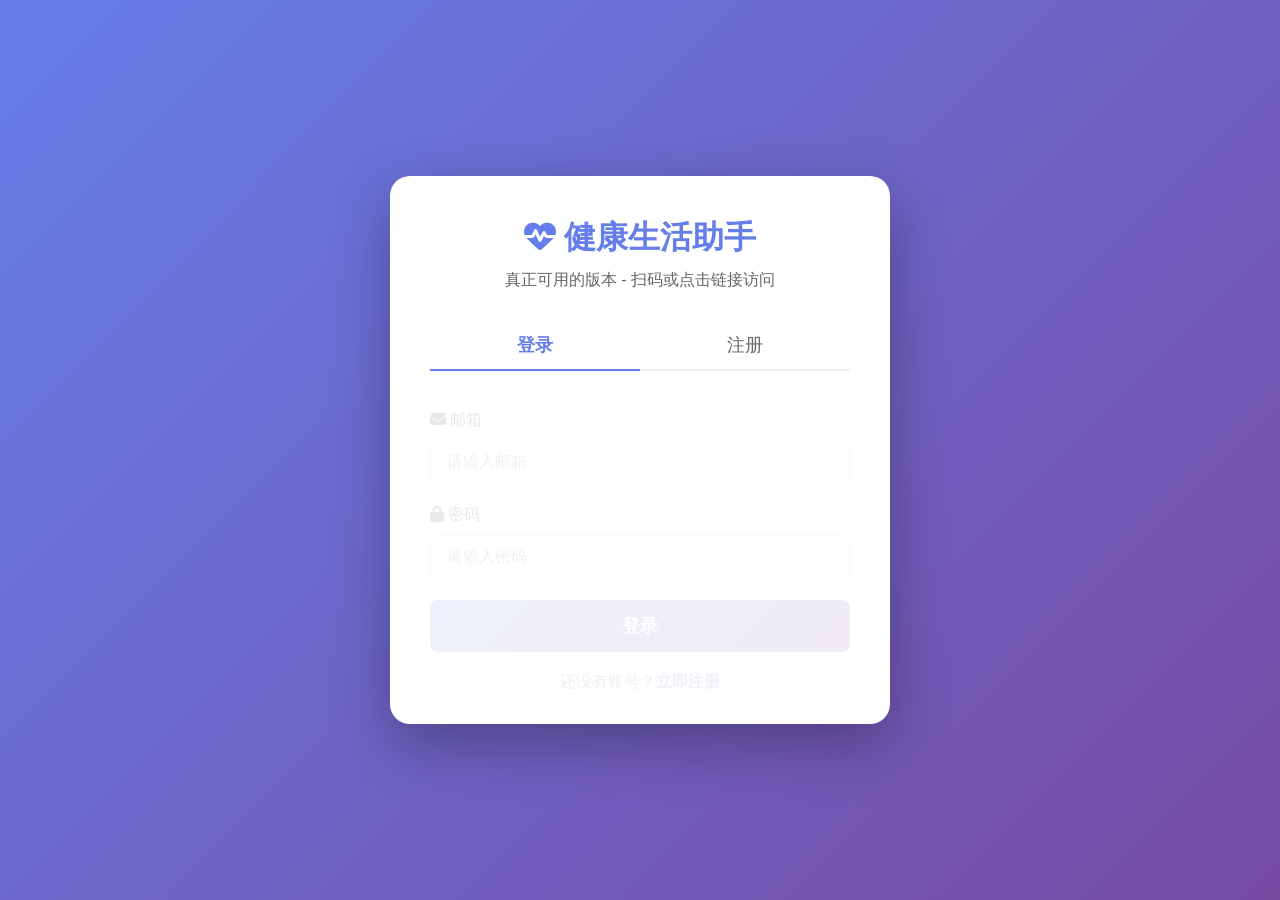
<file: main-final.html>
<!DOCTYPE html>
<html lang="zh-CN">
<head>
    <meta charset="UTF-8">
    <meta name="viewport" content="width=device-width, initial-scale=1.0">
    <title>健康生活助手 🌈</title>
    <link rel="stylesheet" href="https://cdnjs.cloudflare.com/ajax/libs/font-awesome/6.4.0/css/all.min.css">
    <link href="https://fonts.googleapis.com/css2?family=Nunito:wght@400;600;700;800&display=swap" rel="stylesheet">
    <style>
        * {
            margin: 0;
            padding: 0;
            box-sizing: border-box;
        }
        
        body {
            font-family: 'Nunito', 'Microsoft YaHei', sans-serif;
            background: linear-gradient(135deg, #ffecd2 0%, #fcb69f 50%, #a18cd1 100%);
            min-height: 100vh;
            overflow-x: hidden;
        }
        
        /* 可爱装饰 */
        body::before {
            content: '🌸';
            position: fixed;
            top: 20px;
            right: 30px;
            font-size: 2rem;
            animation: float 3s ease-in-out infinite;
        }
        
        body::after {
            content: '💖';
            position: fixed;
            bottom: 30px;
            left: 20px;
            font-size: 1.5rem;
            animation: float 3s ease-in-out infinite 1.5s;
        }
        
        @keyframes float {
            0%, 100% { transform: translateY(0); }
            50% { transform: translateY(-10px); }
        }
        
        /* 导航栏 */
        .navbar {
            background: rgba(255, 255, 255, 0.95);
            padding: 15px 30px;
            box-shadow: 0 4px 20px rgba(255, 182, 193, 0.3);
            display: flex;
            justify-content: space-between;
            align-items: center;
            position: sticky;
            top: 0;
            z-index: 100;
            backdrop-filter: blur(10px);
        }
        
        .brand {
            display: flex;
            align-items: center;
            gap: 12px;
            font-size: 1.6rem;
            background: linear-gradient(135deg, #ff6b9d, #c93cff);
            -webkit-background-clip: text;
            -webkit-text-fill-color: transparent;
            font-weight: 800;
        }
        
        .brand i {
            font-size: 2rem;
            background: linear-gradient(135deg, #ff6b9d, #ffa751);
            -webkit-background-clip: text;
            -webkit-text-fill-color: transparent;
        }
        
        .user-info {
            display: flex;
            align-items: center;
            gap: 15px;
        }
        
        .user-name {
            font-weight: 600;
            color: #ff6b9d;
            font-size: 1.1rem;
        }
        
        .logout-btn {
            padding: 10px 20px;
            background: linear-gradient(135deg, #ff6b9d, #ff4757);
            color: white;
            border: none;
            border-radius: 25px;
            cursor: pointer;
            transition: all 0.3s;
            font-weight: 600;
            font-size: 0.95rem;
            box-shadow: 0 4px 15px rgba(255, 107, 157, 0.4);
        }
        
        .logout-btn:hover {
            transform: translateY(-2px);
            box-shadow: 0 6px 20px rgba(255, 107, 157, 0.6);
        }
        
        /* 主内容 */
        .main-content {
            max-width: 1200px;
            margin: 0 auto;
            padding: 30px 20px;
        }
        
        .welcome {
            background: linear-gradient(135deg, #ffecd2 0%, #fcb69f 50%, #ff9a9e 100%);
            color: #333;
            padding: 50px;
            border-radius: 30px;
            margin-bottom: 30px;
            box-shadow: 0 10px 40px rgba(255, 154, 158, 0.3);
            position: relative;
            overflow: hidden;
        }
        
        .welcome::before {
            content: '🌙';
            position: absolute;
            top: 20px;
            right: 30px;
            font-size: 3rem;
            opacity: 0.3;
        }
        
        .welcome::after {
            content: '⭐';
            position: absolute;
            bottom: 20px;
            left: 30px;
            font-size: 2rem;
            opacity: 0.3;
        }
        
        .welcome h1 {
            font-size: 2.5rem;
            margin-bottom: 15px;
            font-weight: 800;
            color: #ff6b9d;
        }
        
        .welcome p {
            font-size: 1.2rem;
            opacity: 0.8;
            line-height: 1.8;
        }
        
        /* 功能卡片 */
        .features {
            display: grid;
            grid-template-columns: repeat(auto-fit, minmax(280px, 1fr));
            gap: 25px;
            margin-bottom: 40px;
        }
        
        .feature-card {
            background: rgba(255, 255, 255, 0.95);
            border-radius: 25px;
            padding: 35px;
            box-shadow: 0 8px 30px rgba(255, 182, 193, 0.2);
            transition: all 0.4s;
            cursor: pointer;
            border: 3px solid transparent;
            position: relative;
            overflow: hidden;
        }
        
        .feature-card::before {
            content: '';
            position: absolute;
            top: 0;
            left: 0;
            right: 0;
            height: 5px;
            background: linear-gradient(90deg, #ff6b9d, #ffa751, #c93cff);
        }
        
        .feature-card:hover {
            transform: translateY(-8px) scale(1.02);
            box-shadow: 0 15px 50px rgba(255, 107, 157, 0.4);
            border-color: #ff6b9d;
        }
        
        .feature-icon {
            width: 70px;
            height: 70px;
            border-radius: 50%;
            display: flex;
            align-items: center;
            justify-content: center;
            font-size: 1.8rem;
            color: white;
            margin-bottom: 20px;
            box-shadow: 0 5px 20px rgba(0, 0, 0, 0.2);
        }
        
        .feature-card:nth-child(1) .feature-icon {
            background: linear-gradient(135deg, #ff6b9d 0%, #ff4757 100%);
        }
        
        .feature-card:nth-child(2) .feature-icon {
            background: linear-gradient(135deg, #f093fb 0%, #f5576c 100%);
        }
        
        .feature-card:nth-child(3) .feature-icon {
            background: linear-gradient(135deg, #4facfe 0%, #00f2fe 100%);
        }
        
        .feature-card:nth-child(4) .feature-icon {
            background: linear-gradient(135deg, #43e97b 0%, #38f9d7 100%);
        }
        
        .feature-card:nth-child(5) .feature-icon {
            background: linear-gradient(135deg, #fa709a 0%, #fee140 100%);
        }
        
        .feature-card h3 {
            font-size: 1.4rem;
            color: #333;
            margin-bottom: 12px;
            font-weight: 700;
        }
        
        .feature-card p {
            color: #666;
            line-height: 1.8;
            font-size: 1rem;
        }
        
        /* 快速操作 */
        .quick-actions {
            background: rgba(255, 255, 255, 0.95);
            border-radius: 25px;
            padding: 35px;
            box-shadow: 0 8px 30px rgba(255, 182, 193, 0.2);
        }
        
        .quick-actions h2 {
            font-size: 1.8rem;
            color: #ff6b9d;
            margin-bottom: 25px;
            padding-bottom: 15px;
            border-bottom: 3px solid #ffe0e6;
            font-weight: 700;
        }
        
        .action-buttons {
            display: grid;
            grid-template-columns: repeat(auto-fit, minmax(200px, 1fr));
            gap: 15px;
        }
        
        .action-btn {
            padding: 18px 25px;
            background: linear-gradient(135deg, #ffe0e6, #fff5f7);
            border: 3px solid #ff6b9d;
            border-radius: 20px;
            font-size: 1.05rem;
            color: #ff6b9d;
            cursor: pointer;
            transition: all 0.3s;
            font-weight: 700;
            box-shadow: 0 4px 15px rgba(255, 107, 157, 0.2);
        }
        
        .action-btn:hover {
            background: linear-gradient(135deg, #ff6b9d, #ff4757);
            color: white;
            transform: translateY(-3px);
            box-shadow: 0 8px 25px rgba(255, 107, 157, 0.5);
        }
        
        .action-btn i {
            margin-right: 10px;
            font-size: 1.2rem;
        }
        
        /* 模态框样式 - 关键修复 */
        .modal-overlay {
            display: none;
            position: fixed;
            top: 0;
            left: 0;
            width: 100%;
            height: 100%;
            background: rgba(0, 0, 0, 0.7);
            z-index: 10000;
            justify-content: center;
            align-items: center;
            animation: fadeIn 0.3s ease;
        }
        
        .modal-overlay.active {
            display: flex !important;
        }
        
        @keyframes fadeIn {
            from { opacity: 0; }
            to { opacity: 1; }
        }
        
        .modal-content {
            background: white;
            padding: 40px;
            border-radius: 30px;
            max-width: 500px;
            width: 90%;
            position: relative;
            box-shadow: 0 20px 60px rgba(0, 0, 0, 0.3);
            animation: slideUp 0.4s ease;
        }
        
        @keyframes slideUp {
            from { 
                opacity: 0;
                transform: translateY(50px);
            }
            to { 
                opacity: 1;
                transform: translateY(0);
            }
        }
        
        .modal-close {
            position: absolute;
            top: 15px;
            right: 20px;
            font-size: 2.5rem;
            color: #ff6b9d;
            cursor: pointer;
            transition: all 0.3s;
            width: 40px;
            height: 40px;
            display: flex;
            align-items: center;
            justify-content: center;
            border-radius: 50%;
            background: #ffe0e6;
        }
        
        .modal-close:hover {
            background: #ff6b9d;
            color: white;
            transform: rotate(90deg);
        }
        
        .modal-content h2 {
            font-size: 1.8rem;
            color: #ff6b9d;
            margin-bottom: 25px;
            font-weight: 700;
        }
        
        .modal-content form {
            margin-top: 20px;
        }
        
        .form-group {
            margin-bottom: 20px;
        }
        
        .form-group label {
            display: block;
            margin-bottom: 8px;
            color: #333;
            font-weight: 600;
            font-size: 1.05rem;
        }
        
        .form-group input {
            width: 100%;
            padding: 12px 15px;
            border: 3px solid #ffe0e6;
            border-radius: 15px;
            font-size: 1rem;
            transition: all 0.3s;
            font-family: inherit;
        }
        
        .form-group input:focus {
            outline: none;
            border-color: #ff6b9d;
            box-shadow: 0 0 0 4px rgba(255, 107, 157, 0.2);
        }
        
        .btn-group {
            display: flex;
            gap: 15px;
            margin-top: 25px;
        }
        
        .btn-primary {
            flex: 1;
            padding: 14px;
            background: linear-gradient(135deg, #ff6b9d, #ff4757);
            color: white;
            border: none;
            border-radius: 15px;
            cursor: pointer;
            font-size: 1.1rem;
            font-weight: 700;
            transition: all 0.3s;
            box-shadow: 0 4px 15px rgba(255, 107, 157, 0.4);
        }
        
        .btn-primary:hover {
            transform: translateY(-2px);
            box-shadow: 0 6px 25px rgba(255, 107, 157, 0.6);
        }
        
        .btn-secondary {
            flex: 1;
            padding: 14px;
            background: #f8f9fa;
            color: #666;
            border: 3px solid #e9ecef;
            border-radius: 15px;
            cursor: pointer;
            font-size: 1.1rem;
            font-weight: 700;
            transition: all 0.3s;
        }
        
        .btn-secondary:hover {
            background: #e9ecef;
            transform: translateY(-2px);
        }
        
        /* 响应式 */
        @media (max-width: 768px) {
            .navbar {
                flex-direction: column;
                gap: 15px;
            }
            
            .welcome h1 {
                font-size: 2rem;
            }
            
            .features {
                grid-template-columns: 1fr;
            }
            
            .welcome {
                padding: 30px;
            }
        }
        
        /* 可爱装饰元素 */
        .cute-decoration {
            position: fixed;
            font-size: 1.5rem;
            animation: float 3s ease-in-out infinite;
            z-index: 1;
            pointer-events: none;
        }
        
        .decoration-1 { top: 10%; left: 5%; animation-delay: 0s; }
        .decoration-2 { top: 20%; right: 8%; animation-delay: 0.5s; }
        .decoration-3 { bottom: 15%; left: 10%; animation-delay: 1s; }
        .decoration-4 { bottom: 25%; right: 5%; animation-delay: 1.5s; }
    </style>
</head>
<body>
    <!-- 可爱装饰 -->
    <div class="cute-decoration decoration-1">🌸</div>
    <div class="cute-decoration decoration-2">💖</div>
    <div class="cute-decoration decoration-3">🎀</div>
    <div class="cute-decoration decoration-4">🌈</div>
    
    <!-- 导航栏 -->
    <nav class="navbar">
        <div class="brand">
            <i class="fas fa-heartbeat"></i>
            <span>健康生活助手</span>
        </div>
        <div class="user-info">
            <span class="user-name" id="user-name">用户</span>
            <button class="logout-btn" onclick="logout()">
                <i class="fas fa-sign-out-alt"></i> 退出登录
            </button>
        </div>
    </nav>
    
    <!-- 主内容 -->
    <div class="main-content">
        <!-- 欢迎横幅 -->
        <div class="welcome">
            <h1>欢迎回来，<span id="welcome-name">用户</span>！✨</h1>
            <p id="current-date"></p>
            <p style="margin-top: 20px; font-size: 1.1rem; background: rgba(255,255,255,0.5); padding: 15px; border-radius: 15px;">
                <i class="fas fa-quote-left"></i> 
                <span id="daily-quote">健康不是一切，但没有健康就没有一切。</span>
            </p>
        </div>
        
        <!-- 功能卡片 -->
        <div class="features">
            <div class="feature-card" onclick="location.href='plan.html'">
                <div class="feature-icon">
                    <i class="fas fa-clipboard-list"></i>
                </div>
                <h3>健康康复计划 📋</h3>
                <p>科学的三阶段康复计划，帮助你循序渐进地改善健康状态，每天进步一点点！</p>
            </div>
            
            <div class="feature-card" onclick="location.href='habits.html'">
                <div class="feature-icon">
                    <i class="fas fa-check-circle"></i>
                </div>
                <h3>习惯打卡 ✅</h3>
                <p>每日健康习惯打卡，建立稳定的健康生活方式，让好习惯成为自然！</p>
            </div>
            
            <div class="feature-card" onclick="location.href='data.html'">
                <div class="feature-icon">
                    <i class="fas fa-chart-line"></i>
                </div>
                <h3>健康数据 📊</h3>
                <p>记录并跟踪你的睡眠、饮水等健康数据，可视化你的健康进步！</p>
            </div>
            
            <div class="feature-card" onclick="location.href='videos.html'">
                <div class="feature-icon">
                    <i class="fas fa-video"></i>
                </div>
                <h3>健康视频 🎬</h3>
                <p>观看专业健康视频，学习健康知识，跟着视频一起动起来！</p>
            </div>
            
            <div class="feature-card" onclick="showReminders()">
                <div class="feature-icon">
                    <i class="fas fa-bell"></i>
                </div>
                <h3>健康提醒 🔔</h3>
                <p>设置并管理你的每日健康提醒，让健康生活更有规律！</p>
            </div>
        </div>
        
        <!-- 快速操作 -->
        <div class="quick-actions">
            <h2><i class="fas fa-bolt"></i> 快速操作 ⚡</h2>
            <div class="action-buttons">
                <button class="action-btn" onclick="checkHabitQuick('sleep')">
                    <i class="fas fa-moon"></i> 早睡打卡
                </button>
                <button class="action-btn" onclick="checkHabitQuick('wake')">
                    <i class="fas fa-sun"></i> 早起打卡
                </button>
                <button class="action-btn" onclick="checkHabitQuick('exercise')">
                    <i class="fas fa-running"></i> 锻炼打卡
                </button>
                <button class="action-btn" onclick="openWaterModal()">
                    <i class="fas fa-tint"></i> 记录饮水
                </button>
                <button class="action-btn" onclick="openSleepModal()">
                    <i class="fas fa-bed"></i> 记录睡眠
                </button>
            </div>
        </div>
    </div>
    
    <!-- 睡眠记录模态框 - 修复版 -->
    <div id="sleep-modal" class="modal-overlay">
        <div class="modal-content">
            <span class="modal-close" onclick="closeSleepModal()">&times;</span>
            <h2><i class="fas fa-bed"></i> 记录睡眠 😴</h2>
            <form id="sleep-form" onsubmit="return false;">
                <div class="form-group">
                    <label><i class="fas fa-moon"></i> 入睡时间</label>
                    <input type="time" id="sleep-time-input" required>
                </div>
                <div class="form-group">
                    <label><i class="fas fa-sun"></i> 起床时间</label>
                    <input type="time" id="wake-time-input" required>
                </div>
                <div class="btn-group">
                    <button type="button" class="btn-primary" onclick="recordSleepData()">
                        <i class="fas fa-save"></i> 保存
                    </button>
                    <button type="button" class="btn-secondary" onclick="closeSleepModal()">
                        <i class="fas fa-times"></i> 取消
                    </button>
                </div>
            </form>
        </div>
    </div>
    
    <!-- 饮水记录模态框 - 修复版 -->
    <div id="water-modal" class="modal-overlay">
        <div class="modal-content">
            <span class="modal-close" onclick="closeWaterModal()">&times;</span>
            <h2><i class="fas fa-tint"></i> 记录饮水 💧</h2>
            <form id="water-form" onsubmit="return false;">
                <div class="form-group">
                    <label><i class="fas fa-glass-water"></i> 饮水量（杯）</label>
                    <input type="number" id="water-amount" min="1" max="8" value="1" required>
                </div>
                <div class="btn-group">
                    <button type="button" class="btn-primary" onclick="recordWaterData()">
                        <i class="fas fa-save"></i> 保存
                    </button>
                    <button type="button" class="btn-secondary" onclick="closeWaterModal()">
                        <i class="fas fa-times"></i> 取消
                    </button>
                </div>
            </form>
        </div>
    </div>
    
    <script>
        // ==================== 全局变量 ====================
        let currentUser = null;
        let healthData = {
            habits: {
                sleep: { streak: 0, lastCheck: null },
                wake: { streak: 0, lastCheck: null },
                exercise: { streak: 0, lastCheck: null },
                water: { streak: 0, lastCheck: null, todayIntake: 0 },
                diet: { streak: 0, lastCheck: null }
            },
            sleepRecords: [],
            waterRecords: []
        };
        
        // ==================== 初始化 ====================
        window.addEventListener('load', function() {
            const savedUser = localStorage.getItem('healthAppCurrentUser');
            if (!savedUser) {
                window.location.href = 'login.html';
                return;
            }
            
            currentUser = JSON.parse(savedUser);
            document.getElementById('user-name').textContent = currentUser.name;
            document.getElementById('welcome-name').textContent = currentUser.name;
            
            updateDate();
            loadDailyQuote();
            loadHealthData();
        });
        
        // ==================== 登录/登出 ====================
        function logout() {
            if (confirm('确定要退出登录吗？ 🤔')) {
                localStorage.removeItem('healthAppCurrentUser');
                window.location.href = 'login.html';
            }
        }
        
        // ==================== 日期和名言 ====================
        function updateDate() {
            const dateElement = document.getElementById('current-date');
            if (dateElement) {
                const now = new Date();
                const options = { year: 'numeric', month: 'long', day: 'numeric', weekday: 'long' };
                dateElement.textContent = now.toLocaleDateString('zh-CN', options);
            }
        }
        
        function loadDailyQuote() {
            const quotes = [
                { text: '健康不是一切，但没有健康就没有一切。💪', author: '佚名' },
                { text: '早睡早起使人健康、富有和聪明。🌅', author: '富兰克林' },
                { text: '运动是一切生命的源泉。🏃', author: '达·芬奇' },
                { text: '改变习惯的过程虽然痛苦，但结果会是幸福的。🌈', author: '佚名' }
            ];
            
            const today = new Date().getDate();
            const quote = quotes[today % quotes.length];
            
            const quoteElement = document.getElementById('daily-quote');
            if (quoteElement) {
                quoteElement.textContent = quote.text;
            }
        }
        
        // ==================== 健康数据管理 ====================
        function loadHealthData() {
            if (currentUser) {
                const key = `healthAppData_${currentUser.id}`;
                const savedData = localStorage.getItem(key);
                if (savedData) {
                    healthData = JSON.parse(savedData);
                }
            }
        }
        
        function saveHealthData() {
            if (currentUser) {
                const key = `healthAppData_${currentUser.id}`;
                localStorage.setItem(key, JSON.stringify(healthData));
            }
        }
        
        // ==================== 习惯打卡 ====================
        function checkHabitQuick(habitType) {
            const today = new Date().toDateString();
            
            if (healthData.habits[habitType].lastCheck === today) {
                alert('今天已经打卡过了！明天再来吧~ 😊');
                return;
            }
            
            const yesterday = new Date();
            yesterday.setDate(yesterday.getDate() - 1);
            const yesterdayStr = yesterday.toDateString();
            
            if (healthData.habits[habitType].lastCheck === yesterdayStr) {
                healthData.habits[habitType].streak++;
            } else {
                healthData.habits[habitType].streak = 1;
            }
            
            healthData.habits[habitType].lastCheck = today;
            
            saveHealthData();
            alert(`${getHabitName(habitType)}打卡成功！🎉\n连续打卡：${healthData.habits[habitType].streak}天\n继续加油哦~ 💪`);
        }
        
        function getHabitName(habitType) {
            const names = {
                sleep: '早睡习惯',
                wake: '早起习惯',
                exercise: '锻炼习惯',
                water: '喝水习惯',
                diet: '健康饮食习惯'
            };
            return names[habitType] || habitType;
        }
        
        // ==================== 数据记录（修复版）====================
        function openSleepModal() {
            document.getElementById('sleep-modal').classList.add('active');
        }
        
        function closeSleepModal() {
            document.getElementById('sleep-modal').classList.remove('active');
        }
        
        function openWaterModal() {
            document.getElementById('water-modal').classList.add('active');
        }
        
        function closeWaterModal() {
            document.getElementById('water-modal').classList.remove('active');
        }
        
        function recordSleepData() {
            const sleepTime = document.getElementById('sleep-time-input').value;
            const wakeTime = document.getElementById('wake-time-input').value;
            
            if (!sleepTime || !wakeTime) {
                alert('请填写完整的时间！⏰');
                return;
            }
            
            const record = {
                date: new Date().toISOString().split('T')[0],
                sleepTime: sleepTime,
                wakeTime: wakeTime
            };
            
            healthData.sleepRecords.push(record);
            saveHealthData();
            closeSleepModal();
            
            alert('睡眠记录成功！😴\n祝你有个好梦~ 💤');
        }
        
        function recordWaterData() {
            const amount = parseInt(document.getElementById('water-amount').value);
            
            if (!amount || amount <= 0) {
                alert('请输入有效的饮水量！💧');
                return;
            }
            
            healthData.habits.water.todayIntake += amount;
            saveHealthData();
            closeWaterModal();
            
            alert(`饮水记录成功！💧\n今日饮水量：${healthData.habits.water.todayIntake}杯\n多喝水，身体好~ 💪`);
        }
        
        // ==================== 提醒功能 ====================
        function showReminders() {
            const reminderText = `
每日健康提醒设置：⏰

1. 早起提醒（8:00）🌅
   新的一天开始了！喝一杯温水，做5分钟伸展运动

2. 午餐提醒（12:00）🍱
   健康午餐时间！注意减少重盐重油，多吃蔬菜

3. 下午茶提醒（15:00）☕
   下午茶时间！喝一杯茶或水，避免含糖饮料

4. 运动提醒（17:00）🏃
   运动时间！散步15-30分钟，或做简单锻炼

5. 睡前提醒（22:00）🌙
   准备睡觉！避免使用电子设备，喝一杯温牛奶

提示：浏览器会每分钟检查一次，到达提醒时间会显示通知。
            `;
            
            alert(reminderText);
        }
        
        // 请求通知权限
        if ('Notification' in window && Notification.permission === 'default') {
            Notification.requestPermission();
        }
        
        console.log('✅ 健康生活助手主页面已加载！');
        console.log('🎨 可爱风格已应用！');
        console.log('🔧 所有模态框已修复！');
    </script>
</body>
</html>
</file>
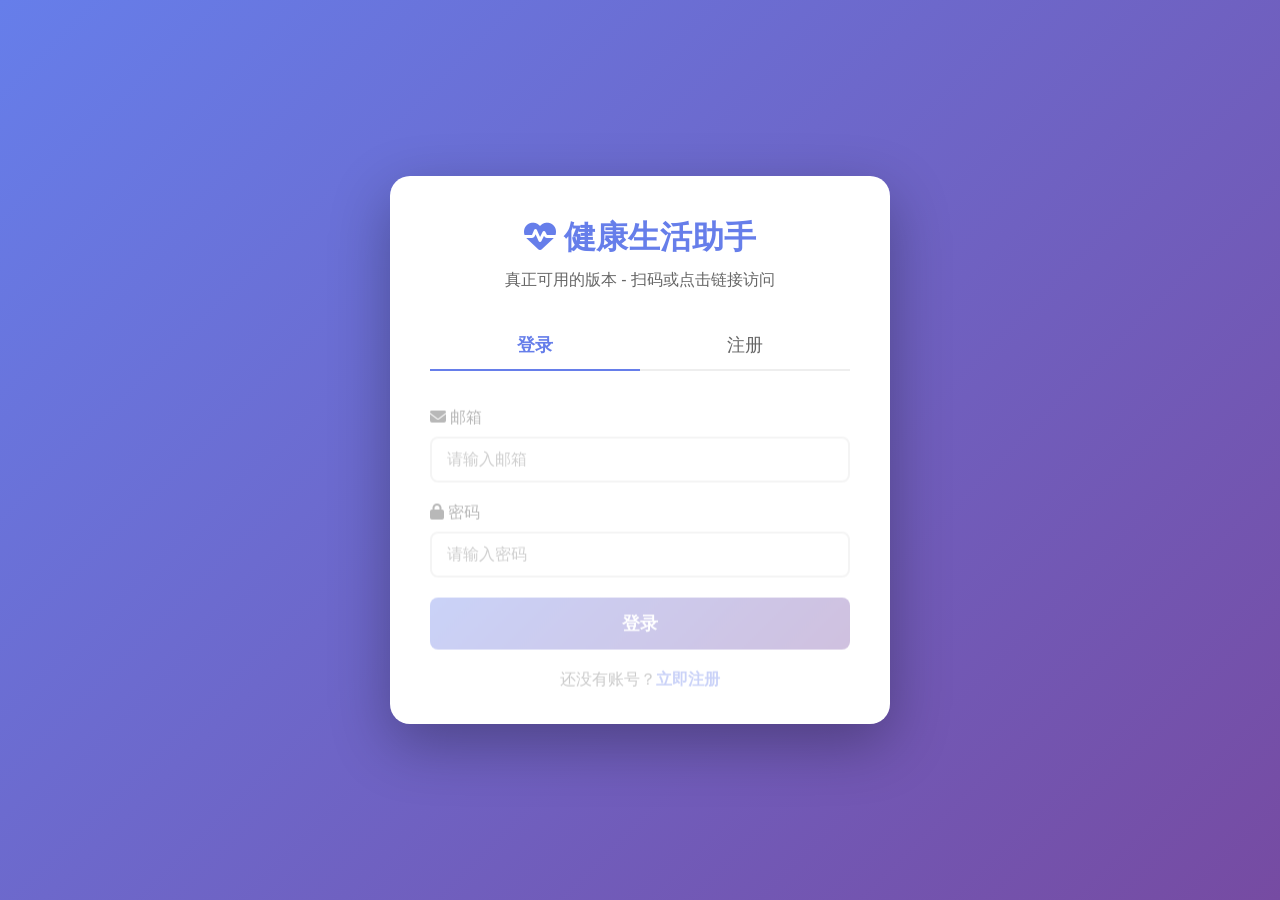
<file: main.html>
<!DOCTYPE html>
<html lang="zh-CN">
<head>
    <meta charset="UTF-8">
    <meta name="viewport" content="width=device-width, initial-scale=1.0">
    <title>健康生活助手 - 主页面</title>
    <link rel="stylesheet" href="https://cdnjs.cloudflare.com/ajax/libs/font-awesome/6.4.0/css/all.min.css">
    <style>
        * {
            margin: 0;
            padding: 0;
            box-sizing: border-box;
        }
        
        body {
            font-family: 'Segoe UI', sans-serif;
            background: #f0f2f5;
            min-height: 100vh;
        }
        
        /* 导航栏 */
        .navbar {
            background: white;
            padding: 15px 30px;
            box-shadow: 0 2px 10px rgba(0,0,0,0.1);
            display: flex;
            justify-content: space-between;
            align-items: center;
            position: sticky;
            top: 0;
            z-index: 100;
        }
        
        .brand {
            display: flex;
            align-items: center;
            gap: 10px;
            font-size: 1.5rem;
            color: #667eea;
            font-weight: 700;
        }
        
        .brand i {
            font-size: 1.8rem;
        }
        
        .user-info {
            display: flex;
            align-items: center;
            gap: 15px;
        }
        
        .user-name {
            font-weight: 500;
            color: #333;
        }
        
        .logout-btn {
            padding: 8px 16px;
            background: #dc3545;
            color: white;
            border: none;
            border-radius: 6px;
            cursor: pointer;
            transition: background 0.3s;
        }
        
        .logout-btn:hover {
            background: #c82333;
        }
        
        /* 主内容 */
        .main-content {
            max-width: 1200px;
            margin: 0 auto;
            padding: 30px 20px;
        }
        
        .welcome {
            background: linear-gradient(135deg, #667eea 0%, #764ba2 100%);
            color: white;
            padding: 40px;
            border-radius: 15px;
            margin-bottom: 30px;
            box-shadow: 0 10px 30px rgba(102, 126, 234, 0.3);
        }
        
        .welcome h1 {
            font-size: 2.2rem;
            margin-bottom: 10px;
        }
        
        .welcome p {
            font-size: 1.1rem;
            opacity: 0.9;
        }
        
        /* 功能卡片 */
        .features {
            display: grid;
            grid-template-columns: repeat(auto-fit, minmax(280px, 1fr));
            gap: 25px;
            margin-bottom: 40px;
        }
        
        .feature-card {
            background: white;
            border-radius: 15px;
            padding: 30px;
            box-shadow: 0 5px 15px rgba(0,0,0,0.08);
            transition: transform 0.3s, box-shadow 0.3s;
            cursor: pointer;
        }
        
        .feature-card:hover {
            transform: translateY(-5px);
            box-shadow: 0 10px 25px rgba(0,0,0,0.15);
        }
        
        .feature-icon {
            width: 60px;
            height: 60px;
            border-radius: 50%;
            display: flex;
            align-items: center;
            justify-content: center;
            font-size: 1.5rem;
            color: white;
            margin-bottom: 20px;
        }
        
        .feature-card:nth-child(1) .feature-icon {
            background: linear-gradient(135deg, #667eea 0%, #764ba2 100%);
        }
        
        .feature-card:nth-child(2) .feature-icon {
            background: linear-gradient(135deg, #f093fb 0%, #f5576c 100%);
        }
        
        .feature-card:nth-child(3) .feature-icon {
            background: linear-gradient(135deg, #4facfe 0%, #00f2fe 100%);
        }
        
        .feature-card:nth-child(4) .feature-icon {
            background: linear-gradient(135deg, #43e97b 0%, #38f9d7 100%);
        }
        
        .feature-card:nth-child(5) .feature-icon {
            background: linear-gradient(135deg, #fa709a 0%, #fee140 100%);
        }
        
        .feature-card h3 {
            font-size: 1.3rem;
            color: #333;
            margin-bottom: 10px;
        }
        
        .feature-card p {
            color: #666;
            line-height: 1.6;
        }
        
        /* 快速操作 */
        .quick-actions {
            background: white;
            border-radius: 15px;
            padding: 30px;
            box-shadow: 0 5px 15px rgba(0,0,0,0.08);
        }
        
        .quick-actions h2 {
            font-size: 1.5rem;
            color: #333;
            margin-bottom: 20px;
            padding-bottom: 15px;
            border-bottom: 2px solid #f0f0f0;
        }
        
        .action-buttons {
            display: grid;
            grid-template-columns: repeat(auto-fit, minmax(200px, 1fr));
            gap: 15px;
        }
        
        .action-btn {
            padding: 15px 20px;
            background: #f8f9fa;
            border: 2px solid #e9ecef;
            border-radius: 10px;
            font-size: 1rem;
            color: #333;
            cursor: pointer;
            transition: all 0.3s;
            font-weight: 500;
        }
        
        .action-btn:hover {
            background: #667eea;
            color: white;
            border-color: #667eea;
            transform: translateY(-2px);
        }
        
        .action-btn i {
            margin-right: 8px;
        }
        
        /* 响应式 */
        @media (max-width: 768px) {
            .navbar {
                flex-direction: column;
                gap: 15px;
            }
            
            .welcome h1 {
                font-size: 1.8rem;
            }
            
            .features {
                grid-template-columns: 1fr;
            }
        }
    </style>
</head>
<body>
    <!-- 导航栏 -->
    <nav class="navbar">
        <div class="brand">
            <i class="fas fa-heartbeat"></i>
            <span>健康生活助手</span>
        </div>
        <div class="user-info">
            <span class="user-name" id="user-name">用户</span>
            <button class="logout-btn" onclick="logout()">
                <i class="fas fa-sign-out-alt"></i> 退出登录
            </button>
        </div>
    </nav>
    
    <!-- 主内容 -->
    <div class="main-content">
        <!-- 欢迎横幅 -->
        <div class="welcome">
            <h1>欢迎回来，<span id="welcome-name">用户</span>！</h1>
            <p id="current-date"></p>
            <p style="margin-top: 15px; font-size: 1rem;">
                <i class="fas fa-quote-left"></i> 
                <span id="daily-quote">健康不是一切，但没有健康就没有一切。</span>
            </p>
        </div>
        
        <!-- 功能卡片 -->
        <div class="features">
            <div class="feature-card" onclick="location.href='plan.html'">
                <div class="feature-icon">
                    <i class="fas fa-clipboard-list"></i>
                </div>
                <h3>健康康复计划</h3>
                <p>科学的三阶段康复计划，帮助你循序渐进地改善健康状态。</p>
            </div>
            
            <div class="feature-card" onclick="location.href='habits.html'">
                <div class="feature-icon">
                    <i class="fas fa-check-circle"></i>
                </div>
                <h3>习惯打卡</h3>
                <p>每日健康习惯打卡，建立稳定的健康生活方式。</p>
            </div>
            
            <div class="feature-card" onclick="location.href='data.html'">
                <div class="feature-icon">
                    <i class="fas fa-chart-line"></i>
                </div>
                <h3>健康数据</h3>
                <p>记录并跟踪你的睡眠、饮水等健康数据。</p>
            </div>
            
            <div class="feature-card" onclick="location.href='videos.html'">
                <div class="feature-icon">
                    <i class="fas fa-video"></i>
                </div>
                <h3>健康视频</h3>
                <p>观看专业健康视频，学习健康知识。</p>
            </div>
            
            <div class="feature-card" onclick="showReminders()">
                <div class="feature-icon">
                    <i class="fas fa-bell"></i>
                </div>
                <h3>健康提醒</h3>
                <p>设置并管理你的每日健康提醒。</p>
            </div>
        </div>
        
        <!-- 快速操作 -->
        <div class="quick-actions">
            <h2><i class="fas fa-bolt"></i> 快速操作</h2>
            <div class="action-buttons">
                <button class="action-btn" onclick="checkHabitQuick('sleep')">
                    <i class="fas fa-moon"></i> 早睡打卡
                </button>
                <button class="action-btn" onclick="checkHabitQuick('wake')">
                    <i class="fas fa-sun"></i> 早起打卡
                </button>
                <button class="action-btn" onclick="checkHabitQuick('exercise')">
                    <i class="fas fa-running"></i> 锻炼打卡
                </button>
                <button class="action-btn" onclick="openWaterModal()">
                    <i class="fas fa-tint"></i> 记录饮水
                </button>
                <button class="action-btn" onclick="openSleepModal()">
                    <i class="fas fa-bed"></i> 记录睡眠
                </button>
            </div>
        </div>
    </div>
    
    <!-- 睡眠记录模态框 -->
    <div id="sleep-modal" style="display: none; position: fixed; top: 0; left: 0; width: 100%; height: 100%; background: rgba(0,0,0,0.7); z-index: 1000; justify-content: center; align-items: center;">
        <div style="background: white; padding: 30px; border-radius: 15px; max-width: 400px; width: 90%;">
            <h2 style="margin-bottom: 20px;"><i class="fas fa-bed"></i> 记录睡眠</h2>
            <form id="sleep-form">
                <div style="margin-bottom: 15px;">
                    <label style="display: block; margin-bottom: 5px;">入睡时间</label>
                    <input type="time" id="sleep-time-input" style="width: 100%; padding: 10px; border: 2px solid #e0e0e0; border-radius: 8px;" required>
                </div>
                <div style="margin-bottom: 20px;">
                    <label style="display: block; margin-bottom: 5px;">起床时间</label>
                    <input type="time" id="wake-time-input" style="width: 100%; padding: 10px; border: 2px solid #e0e0e0; border-radius: 8px;" required>
                </div>
                <div style="display: flex; gap: 10px;">
                    <button type="submit" style="flex: 1; padding: 12px; background: #667eea; color: white; border: none; border-radius: 8px; cursor: pointer;">保存</button>
                    <button type="button" onclick="closeSleepModal()" style="flex: 1; padding: 12px; background: #6c757d; color: white; border: none; border-radius: 8px; cursor: pointer;">取消</button>
                </div>
            </form>
        </div>
    </div>
    
    <!-- 饮水记录模态框 -->
    <div id="water-modal" style="display: none; position: fixed; top: 0; left: 0; width: 100%; height: 100%; background: rgba(0,0,0,0.7); z-index: 1000; justify-content: center; align-items: center;">
        <div style="background: white; padding: 30px; border-radius: 15px; max-width: 400px; width: 90%;">
            <h2 style="margin-bottom: 20px;"><i class="fas fa-tint"></i> 记录饮水</h2>
            <form id="water-form">
                <div style="margin-bottom: 20px;">
                    <label style="display: block; margin-bottom: 5px;">饮水量（杯）</label>
                    <input type="number" id="water-amount" min="1" max="8" value="1" style="width: 100%; padding: 10px; border: 2px solid #e0e0e0; border-radius: 8px;" required>
                </div>
                <div style="display: flex; gap: 10px;">
                    <button type="submit" style="flex: 1; padding: 12px; background: #17a2b8; color: white; border: none; border-radius: 8px; cursor: pointer;">保存</button>
                    <button type="button" onclick="closeWaterModal()" style="flex: 1; padding: 12px; background: #6c757d; color: white; border: none; border-radius: 8px; cursor: pointer;">取消</button>
                </div>
            </form>
        </div>
    </div>
    
    <script>
        // ==================== 初始化 ====================
        let currentUser = null;
        let healthData = {
            habits: {
                sleep: { streak: 0, lastCheck: null },
                wake: { streak: 0, lastCheck: null },
                exercise: { streak: 0, lastCheck: null },
                water: { streak: 0, lastCheck: null, todayIntake: 0 },
                diet: { streak: 0, lastCheck: null }
            },
            sleepRecords: [],
            waterRecords: []
        };
        
        // 页面加载时检查登录状态
        window.addEventListener('load', function() {
            const savedUser = localStorage.getItem('healthAppCurrentUser');
            if (!savedUser) {
                window.location.href = 'login.html';
                return;
            }
            
            currentUser = JSON.parse(savedUser);
            document.getElementById('user-name').textContent = currentUser.name;
            document.getElementById('welcome-name').textContent = currentUser.name;
            
            updateDate();
            loadDailyQuote();
            loadHealthData();
        });
        
        // ==================== 登录/登出 ====================
        function logout() {
            if (confirm('确定要退出登录吗？')) {
                localStorage.removeItem('healthAppCurrentUser');
                window.location.href = 'login.html';
            }
        }
        
        // ==================== 日期和名言 ====================
        function updateDate() {
            const dateElement = document.getElementById('current-date');
            if (dateElement) {
                const now = new Date();
                const options = { year: 'numeric', month: 'long', day: 'numeric', weekday: 'long' };
                dateElement.textContent = now.toLocaleDateString('zh-CN', options);
            }
        }
        
        function loadDailyQuote() {
            const quotes = [
                '健康不是一切，但没有健康就没有一切。',
                '早睡早起使人健康、富有和聪明。',
                '运动是一切生命的源泉。',
                '改变习惯的过程虽然痛苦，但结果会是幸福的。'
            ];
            
            const today = new Date().getDate();
            const quote = quotes[today % quotes.length];
            
            const quoteElement = document.getElementById('daily-quote');
            if (quoteElement) {
                quoteElement.textContent = quote;
            }
        }
        
        // ==================== 健康数据管理 ====================
        function loadHealthData() {
            if (currentUser) {
                const key = `healthAppData_${currentUser.id}`;
                const savedData = localStorage.getItem(key);
                if (savedData) {
                    healthData = JSON.parse(savedData);
                }
            }
        }
        
        function saveHealthData() {
            if (currentUser) {
                const key = `healthAppData_${currentUser.id}`;
                localStorage.setItem(key, JSON.stringify(healthData));
            }
        }
        
        // ==================== 习惯打卡 ====================
        function checkHabitQuick(habitType) {
            const today = new Date().toDateString();
            
            if (healthData.habits[habitType].lastCheck === today) {
                alert('今天已经打卡过了！');
                return;
            }
            
            // 更新连续天数
            const yesterday = new Date();
            yesterday.setDate(yesterday.getDate() - 1);
            const yesterdayStr = yesterday.toDateString();
            
            if (healthData.habits[habitType].lastCheck === yesterdayStr) {
                healthData.habits[habitType].streak++;
            } else {
                healthData.habits[habitType].streak = 1;
            }
            
            healthData.habits[habitType].lastCheck = today;
            
            saveHealthData();
            alert(`${getHabitName(habitType)}打卡成功！\n连续打卡：${healthData.habits[habitType].streak}天`);
        }
        
        function getHabitName(habitType) {
            const names = {
                sleep: '早睡习惯',
                wake: '早起习惯',
                exercise: '锻炼习惯',
                water: '喝水习惯',
                diet: '健康饮食习惯'
            };
            return names[habitType] || habitType;
        }
        
        // ==================== 数据记录 ====================
        function openSleepModal() {
            document.getElementById('sleep-modal').style.display = 'flex';
        }
        
        function closeSleepModal() {
            document.getElementById('sleep-modal').style.display = 'none';
        }
        
        function openWaterModal() {
            document.getElementById('water-modal').style.display = 'flex';
        }
        
        function closeWaterModal() {
            document.getElementById('water-modal').style.display = 'none';
        }
        
        // 睡眠表单提交
        document.addEventListener('submit', function(e) {
            if (e.target.id === 'sleep-form') {
                e.preventDefault();
                recordSleepData();
            } else if (e.target.id === 'water-form') {
                e.preventDefault();
                recordWaterData();
            }
        });
        
        function recordSleepData() {
            const sleepTime = document.getElementById('sleep-time-input').value;
            const wakeTime = document.getElementById('wake-time-input').value;
            
            if (!sleepTime || !wakeTime) {
                alert('请填写完整的时间！');
                return;
            }
            
            const record = {
                date: new Date().toISOString().split('T')[0],
                sleepTime: sleepTime,
                wakeTime: wakeTime
            };
            
            healthData.sleepRecords.push(record);
            saveHealthData();
            closeSleepModal();
            
            alert('睡眠记录成功！');
        }
        
        function recordWaterData() {
            const amount = parseInt(document.getElementById('water-amount').value);
            
            if (!amount || amount <= 0) {
                alert('请输入有效的饮水量！');
                return;
            }
            
            healthData.habits.water.todayIntake += amount;
            saveHealthData();
            closeWaterModal();
            
            alert(`饮水记录成功！今日饮水量：${healthData.habits.water.todayIntake}杯`);
        }
        
        // ==================== 提醒功能 ====================
        function showReminders() {
            const reminderText = `
每日健康提醒设置：

1. 早起提醒（8:00）
   新的一天开始了！喝一杯温水，做5分钟伸展运动

2. 午餐提醒（12:00）
   健康午餐时间！注意减少重盐重油，多吃蔬菜

3. 下午茶提醒（15:00）
   下午茶时间！喝一杯茶或水，避免含糖饮料

4. 运动提醒（17:00）
   运动时间！散步15-30分钟，或做简单锻炼

5. 睡前提醒（22:00）
   准备睡觉！避免使用电子设备，喝一杯温牛奶

提示：浏览器会每分钟检查一次，到达提醒时间会显示通知。
            `;
            
            alert(reminderText);
        }
        
        // 请求通知权限
        if ('Notification' in window && Notification.permission === 'default') {
            Notification.requestPermission();
        }
        
        console.log('健康生活助手主页面已加载！');
    </script>
</body>
</html>
</file>
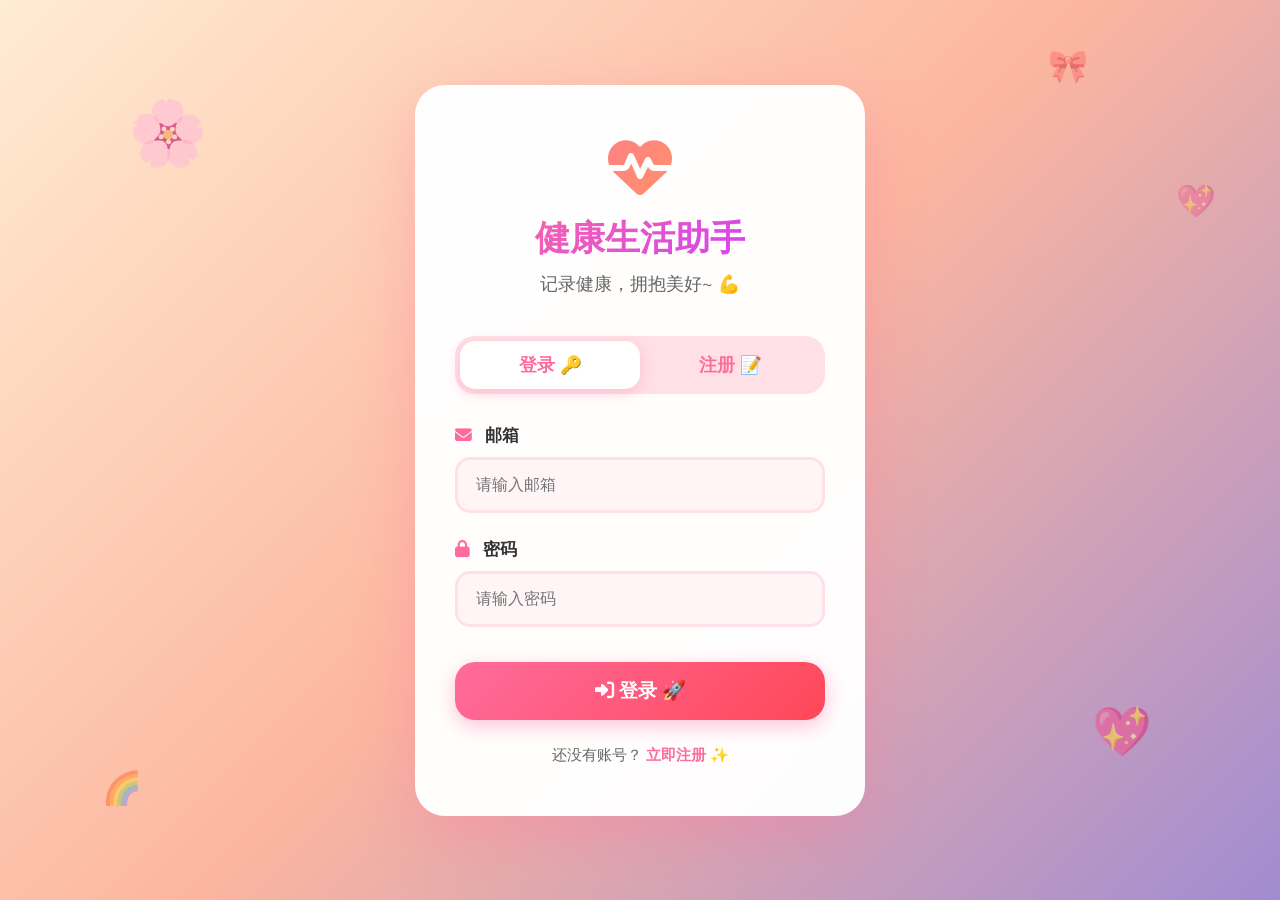
<file: plan.html>
<!DOCTYPE html>
<html lang="zh-CN">
<head>
    <meta charset="UTF-8">
    <meta name="viewport" content="width=device-width, initial-scale=1.0">
    <title>健康康复计划 - 健康生活助手 🌈</title>
    <link rel="stylesheet" href="https://cdnjs.cloudflare.com/ajax/libs/font-awesome/6.4.0/css/all.min.css">
    <link href="https://fonts.googleapis.com/css2?family=Nunito:wght@400;600;700;800&display=swap" rel="stylesheet">
    <style>
        * {
            margin: 0;
            padding: 0;
            box-sizing: border-box;
        }
        
        body {
            font-family: 'Nunito', 'Microsoft YaHei', sans-serif;
            background: linear-gradient(135deg, #ffecd2 0%, #fcb69f 50%, #a18cd1 100%);
            min-height: 100vh;
            overflow-x: hidden;
        }
        
        /* 导航栏 */
        .navbar {
            background: rgba(255, 255, 255, 0.95);
            padding: 15px 30px;
            box-shadow: 0 4px 20px rgba(255, 182, 193, 0.3);
            display: flex;
            justify-content: space-between;
            align-items: center;
            position: sticky;
            top: 0;
            z-index: 100;
            backdrop-filter: blur(10px);
        }
        
        .brand {
            display: flex;
            align-items: center;
            gap: 12px;
            font-size: 1.6rem;
            background: linear-gradient(135deg, #ff6b9d, #c93cff);
            -webkit-background-clip: text;
            -webkit-text-fill-color: transparent;
            font-weight: 800;
        }
        
        .brand i {
            font-size: 2rem;
            background: linear-gradient(135deg, #ff6b9d, #ffa751);
            -webkit-background-clip: text;
            -webkit-text-fill-color: transparent;
        }
        
        .nav-links {
            display: flex;
            gap: 10px;
        }
        
        .nav-link {
            padding: 8px 16px;
            color: #666;
            text-decoration: none;
            border-radius: 15px;
            transition: all 0.3s;
            font-weight: 600;
        }
        
        .nav-link:hover, .nav-link.active {
            background: rgba(255, 107, 157, 0.1);
            color: #ff6b9d;
        }
        
        .user-info {
            display: flex;
            align-items: center;
            gap: 15px;
        }
        
        .user-name {
            font-weight: 600;
            color: #ff6b9d;
            font-size: 1.1rem;
        }
        
        .logout-btn {
            padding: 10px 20px;
            background: linear-gradient(135deg, #ff6b9d, #ff4757);
            color: white;
            border: none;
            border-radius: 25px;
            cursor: pointer;
            transition: all 0.3s;
            font-weight: 600;
            font-size: 0.95rem;
            box-shadow: 0 4px 15px rgba(255, 107, 157, 0.4);
        }
        
        .logout-btn:hover {
            transform: translateY(-2px);
            box-shadow: 0 6px 20px rgba(255, 107, 157, 0.6);
        }
        
        /* 主内容 */
        .main-content {
            max-width: 1200px;
            margin: 0 auto;
            padding: 30px 20px;
        }
        
        .page-header {
            background: linear-gradient(135deg, #ffecd2 0%, #fcb69f 50%, #ff9a9e 100%);
            padding: 40px;
            border-radius: 30px;
            margin-bottom: 30px;
            box-shadow: 0 10px 40px rgba(255, 154, 158, 0.3);
            text-align: center;
        }
        
        .page-header h1 {
            font-size: 2.5rem;
            color: #ff6b9d;
            margin-bottom: 15px;
            font-weight: 800;
        }
        
        .page-header p {
            font-size: 1.2rem;
            color: #666;
            line-height: 1.8;
        }
        
        /* 阶段卡片 */
        .phase-container {
            display: grid;
            grid-template-columns: repeat(auto-fit, minmax(350px, 1fr));
            gap: 30px;
            margin-bottom: 40px;
        }
        
        .phase-card {
            background: rgba(255, 255, 255, 0.95);
            border-radius: 25px;
            padding: 35px;
            box-shadow: 0 8px 30px rgba(255, 182, 193, 0.2);
            transition: all 0.4s;
            border-left: 5px solid #ff6b9d;
            position: relative;
            overflow: hidden;
        }
        
        .phase-card::before {
            content: '🌱';
            position: absolute;
            top: 20px;
            right: 20px;
            font-size: 2rem;
            opacity: 0.3;
        }
        
        .phase-card:nth-child(2)::before {
            content: '🌿';
        }
        
        .phase-card:nth-child(3)::before {
            content: '🌳';
        }
        
        .phase-card:hover {
            transform: translateY(-8px);
            box-shadow: 0 15px 50px rgba(255, 107, 157, 0.4);
        }
        
        .phase-header {
            display: flex;
            align-items: center;
            gap: 15px;
            margin-bottom: 25px;
        }
        
        .phase-icon {
            width: 60px;
            height: 60px;
            background: linear-gradient(135deg, #ff6b9d 0%, #ff4757 100%);
            border-radius: 50%;
            display: flex;
            align-items: center;
            justify-content: center;
            color: white;
            font-size: 1.5rem;
            flex-shrink: 0;
            box-shadow: 0 5px 20px rgba(255, 107, 157, 0.4);
        }
        
        .phase-title h3 {
            font-size: 1.4rem;
            color: #333;
            margin-bottom: 5px;
            font-weight: 700;
        }
        
        .phase-title p {
            color: #999;
            font-size: 0.95rem;
        }
        
        .phase-content ul {
            list-style: none;
            margin-bottom: 25px;
        }
        
        .phase-content ul li {
            padding: 12px 0;
            border-bottom: 2px dashed #ffe0e6;
            display: flex;
            align-items: flex-start;
            gap: 12px;
        }
        
        .phase-content ul li i {
            color: #4caf50;
            margin-top: 4px;
            flex-shrink: 0;
            font-size: 1.1rem;
        }
        
        .phase-content ul li span {
            color: #555;
            line-height: 1.6;
            font-size: 1rem;
        }
        
        .phase-progress {
            margin-top: 20px;
        }
        
        .progress-label {
            display: flex;
            justify-content: space-between;
            margin-bottom: 10px;
            font-weight: 600;
            color: #666;
        }
        
        .progress-bar {
            height: 12px;
            background: #ffe0e6;
            border-radius: 10px;
            overflow: hidden;
        }
        
        .progress-fill {
            height: 100%;
            background: linear-gradient(90deg, #ff6b9d, #ffa751);
            border-radius: 10px;
            transition: width 0.8s ease;
            position: relative;
        }
        
        .progress-fill::after {
            content: '';
            position: absolute;
            top: 0;
            left: 0;
            right: 0;
            bottom: 0;
            background: linear-gradient(
                90deg,
                rgba(255, 255, 255, 0.3) 0%,
                rgba(255, 255, 255, 0.5) 50%,
                rgba(255, 255, 255, 0.3) 100%
            );
            animation: shimmer 2s infinite;
        }
        
        @keyframes shimmer {
            0% { transform: translateX(-100%); }
            100% { transform: translateX(100%); }
        }
        
        /* 返回按钮 */
        .back-btn {
            display: inline-flex;
            align-items: center;
            gap: 8px;
            padding: 12px 25px;
            background: linear-gradient(135deg, #ff6b9d, #ff4757);
            color: white;
            border: none;
            border-radius: 20px;
            font-size: 1rem;
            font-weight: 700;
            cursor: pointer;
            transition: all 0.3s;
            text-decoration: none;
            box-shadow: 0 4px 15px rgba(255, 107, 157, 0.4);
            margin-bottom: 20px;
        }
        
        .back-btn:hover {
            transform: translateY(-2px);
            box-shadow: 0 6px 25px rgba(255, 107, 157, 0.6);
        }
        
        /* 响应式 */
        @media (max-width: 768px) {
            .navbar {
                flex-direction: column;
                gap: 15px;
            }
            
            .nav-links {
                flex-wrap: wrap;
                justify-content: center;
            }
            
            .page-header h1 {
                font-size: 2rem;
            }
            
            .phase-container {
                grid-template-columns: 1fr;
            }
        }
    </style>
</head>
<body>
    <!-- 导航栏 -->
    <nav class="navbar">
        <div class="brand">
            <i class="fas fa-heartbeat"></i>
            <span>健康生活助手</span>
        </div>
        <div class="nav-links">
            <a href="main-final.html" class="nav-link">🏠 首页</a>
            <a href="plan.html" class="nav-link active">📋 计划</a>
            <a href="habits.html" class="nav-link">✅ 打卡</a>
            <a href="data.html" class="nav-link">📊 数据</a>
            <a href="videos.html" class="nav-link">🎬 视频</a>
        </div>
        <div class="user-info">
            <span class="user-name" id="user-name">用户</span>
            <button class="logout-btn" onclick="logout()">
                <i class="fas fa-sign-out-alt"></i> 退出
            </button>
        </div>
    </nav>
    
    <!-- 主内容 -->
    <div class="main-content">
        <a href="main-final.html" class="back-btn">
            <i class="fas fa-arrow-left"></i> 返回首页
        </a>
        
        <!-- 页面标题 -->
        <div class="page-header">
            <h1>🌱 健康康复计划 🌈</h1>
            <p>科学的三阶段康复计划，帮助你循序渐进地改善健康状态</p>
            <p style="margin-top: 10px; font-size: 1rem; color: #999;">💡 每个阶段完成后，才能解锁下一阶段哦~</p>
        </div>
        
        <!-- 阶段卡片 -->
        <div class="phase-container">
            <!-- 第一阶段 -->
            <div class="phase-card">
                <div class="phase-header">
                    <div class="phase-icon">
                        <i class="fas fa-seedling"></i>
                    </div>
                    <div class="phase-title">
                        <h3>第一阶段：规律作息 🌙</h3>
                        <p>目标：建立稳定的睡眠节奏</p>
                    </div>
                </div>
                <div class="phase-content">
                    <ul>
                        <li>
                            <i class="fas fa-check-circle"></i>
                            <span>每天23:00前上床准备睡觉 🛏️</span>
                        </li>
                        <li>
                            <i class="fas fa-check-circle"></i>
                            <span>每天早上7:00-8:00之间起床 ☀️</span>
                        </li>
                        <li>
                            <i class="fas fa-check-circle"></i>
                            <span>睡前1小时不使用电子设备 📵</span>
                        </li>
                        <li>
                            <i class="fas fa-check-circle"></i>
                            <span>保持卧室安静、黑暗、凉爽 🌡️</span>
                        </li>
                    </ul>
                </div>
                <div class="phase-progress">
                    <div class="progress-label">
                        <span>完成进度</span>
                        <span id="phase1-text">0%</span>
                    </div>
                    <div class="progress-bar">
                        <div class="progress-fill" id="phase1-progress" style="width: 0%"></div>
                    </div>
                </div>
            </div>
            
            <!-- 第二阶段 -->
            <div class="phase-card">
                <div class="phase-header">
                    <div class="phase-icon">
                        <i class="fas fa-leaf"></i>
                    </div>
                    <div class="phase-title">
                        <h3>第二阶段：均衡饮食 🍱</h3>
                        <p>目标：培养健康饮食习惯</p>
                    </div>
                </div>
                <div class="phase-content">
                    <ul>
                        <li>
                            <i class="fas fa-check-circle"></i>
                            <span>每天喝够8杯水 💧</span>
                        </li>
                        <li>
                            <i class="fas fa-check-circle"></i>
                            <span>每餐吃足量蔬菜（至少一半餐盘） 🥗</span>
                        </li>
                        <li>
                            <i class="fas fa-check-circle"></i>
                            <span>减少加工食品和高糖饮料 🚫</span>
                        </li>
                        <li>
                            <i class="fas fa-check-circle"></i>
                            <span>规律三餐，不暴饮暴食 ⏰</span>
                        </li>
                    </ul>
                </div>
                <div class="phase-progress">
                    <div class="progress-label">
                        <span>完成进度</span>
                        <span id="phase2-text">0%</span>
                    </div>
                    <div class="progress-bar">
                        <div class="progress-fill" id="phase2-progress" style="width: 0%"></div>
                    </div>
                </div>
            </div>
            
            <!-- 第三阶段 -->
            <div class="phase-card">
                <div class="phase-header">
                    <div class="phase-icon">
                        <i class="fas fa-tree"></i>
                    </div>
                    <div class="phase-title">
                        <h3>第三阶段：适量运动 🏃</h3>
                        <p>目标：增强体能和免疫力</p>
                    </div>
                </div>
                <div class="phase-content">
                    <ul>
                        <li>
                            <i class="fas fa-check-circle"></i>
                            <span>每周至少3次中等强度运动 💪</span>
                        </li>
                        <li>
                            <i class="fas fa-check-circle"></i>
                            <span>每次运动20-30分钟 ⏱️</span>
                        </li>
                        <li>
                            <i class="fas fa-check-circle"></i>
                            <span>运动类型：快走、慢跑、瑜伽等 🧘</span>
                        </li>
                        <li>
                            <i class="fas fa-check-circle"></i>
                            <span>运动后适当拉伸放松 🤸</span>
                        </li>
                    </ul>
                </div>
                <div class="phase-progress">
                    <div class="progress-label">
                        <span>完成进度</span>
                        <span id="phase3-text">0%</span>
                    </div>
                    <div class="progress-bar">
                        <div class="progress-fill" id="phase3-progress" style="width: 0%"></div>
                    </div>
                </div>
            </div>
        </div>
    </div>
    
    <script>
        // ==================== 全局变量 ====================
        let currentUser = null;
        let healthData = {
            habits: {
                sleep: { streak: 0, lastCheck: null },
                wake: { streak: 0, lastCheck: null },
                exercise: { streak: 0, lastCheck: null },
                water: { streak: 0, lastCheck: null, todayIntake: 0 },
                diet: { streak: 0, lastCheck: null }
            },
            phaseProgress: {
                phase1: 0,
                phase2: 0,
                phase3: 0
            }
        };
        
        // ==================== 初始化 ====================
        window.addEventListener('load', function() {
            const savedUser = localStorage.getItem('healthAppCurrentUser');
            if (!savedUser) {
                window.location.href = 'login-final.html';
                return;
            }
            
            currentUser = JSON.parse(savedUser);
            document.getElementById('user-name').textContent = currentUser.name;
            
            loadHealthData();
            updatePhaseDisplay();
        });
        
        // ==================== 登录/登出 ====================
        function logout() {
            if (confirm('确定要退出登录吗？ 🤔')) {
                localStorage.removeItem('healthAppCurrentUser');
                window.location.href = 'login-final.html';
            }
        }
        
        // ==================== 健康数据管理 ====================
        function loadHealthData() {
            if (currentUser) {
                const key = `healthAppData_${currentUser.id}`;
                const savedData = localStorage.getItem(key);
                if (savedData) {
                    const parsed = JSON.parse(savedData);
                    healthData = { ...healthData, ...parsed };
                }
            }
        }
        
        function saveHealthData() {
            if (currentUser) {
                const key = `healthAppData_${currentUser.id}`;
                localStorage.setItem(key, JSON.stringify(healthData));
            }
        }
        
        // ==================== 阶段进度更新 ====================
        function updatePhaseProgress() {
            const habits = healthData.habits;
            
            // 第一阶段：规律作息
            let phase1Score = 0;
            if (habits.sleep.streak > 0) phase1Score += 33;
            if (habits.wake.streak > 0) phase1Score += 33;
            if (habits.sleep.lastCheck === new Date().toDateString()) {
                phase1Score += 34;
            }
            healthData.phaseProgress.phase1 = Math.min(phase1Score, 100);
            
            // 第二阶段：均衡饮食
            let phase2Score = 0;
            if (habits.diet.streak > 0) phase2Score += 50;
            if (habits.water.streak > 0) phase2Score += 50;
            healthData.phaseProgress.phase2 = Math.min(phase2Score, 100);
            
            // 第三阶段：适量运动
            let phase3Score = 0;
            if (habits.exercise.streak > 0) phase3Score += 100;
            healthData.phaseProgress.phase3 = Math.min(phase3Score, 100);
            
            saveHealthData();
            updatePhaseDisplay();
        }
        
        function updatePhaseDisplay() {
            for (let i = 1; i <= 3; i++) {
                const progressBar = document.getElementById(`phase${i}-progress`);
                const progressText = document.getElementById(`phase${i}-text`);
                if (progressBar && progressText) {
                    const progress = healthData.phaseProgress[`phase${i}`];
                    progressBar.style.width = `${progress}%`;
                    progressText.textContent = `${progress}%`;
                }
            }
        }
        
        // 页面加载时更新进度
        setTimeout(() => {
            updatePhaseProgress();
        }, 500);
        
        console.log('✅ 健康计划页面已加载！');
        console.log('🌈 可爱风格已应用！');
    </script>
</body>
</html>
</file>
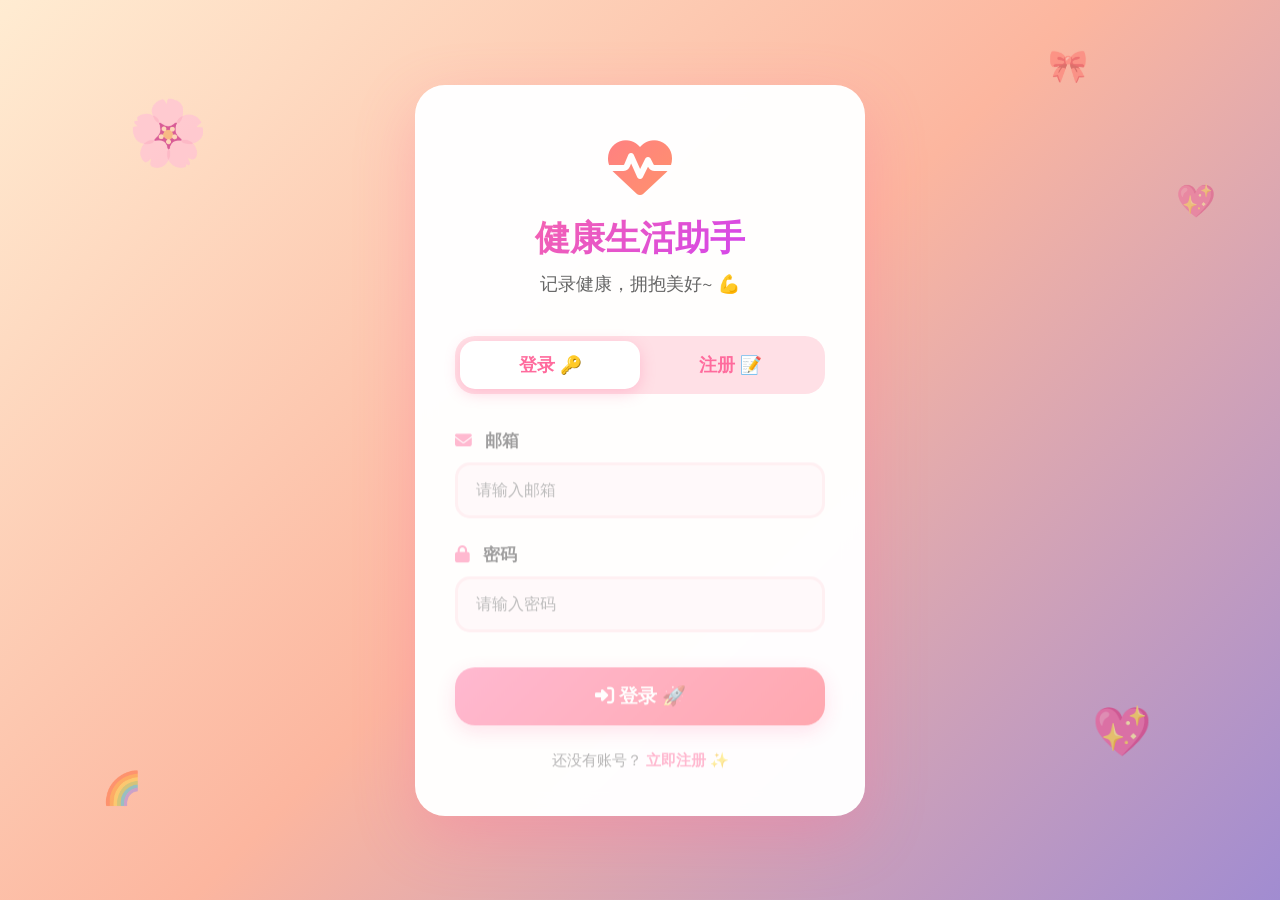
<file: videos.html>
<!DOCTYPE html>
<html lang="zh-CN">
<head>
    <meta charset="UTF-8">
    <meta name="viewport" content="width=device-width, initial-scale=1.0">
    <title>健康视频 - 健康生活助手 🌈</title>
    <link rel="stylesheet" href="https://cdnjs.cloudflare.com/ajax/libs/font-awesome/6.4.0/css/all.min.css">
    <link href="https://fonts.googleapis.com/css2?family=Nunito:wght@400;600;700;800&display=swap" rel="stylesheet">
    <style>
        * {
            margin:0;
            padding:0;
            box-sizing: border-box;
        }
        
        body {
            font-family: 'Nunito', 'Microsoft YaHei', sans-serif;
            background: linear-gradient(135deg, #ffecd2 0%, #fcb69f 50%, #a18cd1 100%);
            min-height: 100vh;
            overflow-x: hidden;
        }
        
        /* 导航栏 */
        .navbar {
            background: rgba(255, 255, 255, 0.95);
            padding: 15px 30px;
            box-shadow: 0 4px 20px rgba(255, 182, 193, 0.3);
            display: flex;
            justify-content: space-between;
            align-items: center;
            position: sticky;
            top: 0;
            z-index: 100;
            backdrop-filter: blur(10px);
        }
        
        .brand {
            display: flex;
            align-items: center;
            gap: 12px;
            font-size: 1.6rem;
            background: linear-gradient(135deg, #ff6b9d, #c93cff);
            -webkit-background-clip: text;
            -webkit-text-fill-color: transparent;
            font-weight: 800;
        }
        
        .brand i {
            font-size: 2rem;
            background: linear-gradient(135deg, #ff6b9d, #ffa751);
            -webkit-background-clip: text;
            -webkit-text-fill-color: transparent;
        }
        
        .nav-links {
            display: flex;
            gap: 10px;
        }
        
        .nav-link {
            padding: 8px 16px;
            color: #666;
            text-decoration: none;
            border-radius: 15px;
            transition: all 0.3s;
            font-weight: 600;
        }
        
        .nav-link:hover, .nav-link.active {
            background: rgba(255, 107, 157, 0.1);
            color: #ff6b9d;
        }
        
        .user-info {
            display: flex;
            align-items: center;
            gap: 15px;
        }
        
        .user-name {
            font-weight: 600;
            color: #ff6b9d;
            font-size: 1.1rem;
        }
        
        .logout-btn {
            padding: 10px 20px;
            background: linear-gradient(135deg, #ff6b9d, #ff4757);
            color: white;
            border: none;
            border-radius: 25px;
            cursor: pointer;
            transition: all 0.3s;
            font-weight: 600;
            font-size: 0.95rem;
            box-shadow: 0 4px 15px rgba(255, 107, 157, 0.4);
        }
        
        .logout-btn:hover {
            transform: translateY(-2px);
            box-shadow: 0 6px 20px rgba(255, 107, 157, 0.6);
        }
        
        /* 主内容 */
        .main-content {
            max-width: 1200px;
            margin:0 auto;
            padding: 30px 20px;
        }
        
        .page-header {
            background: linear-gradient(135deg, #ffecd2 0%, #fcb69f 50%, #ff9a9e 100%);
            padding: 40px;
            border-radius: 30px;
            margin-bottom: 30px;
            box-shadow: 0 10px 40px rgba(255, 154, 158, 0.3);
            text-align: center;
        }
        
        .page-header h1 {
            font-size: 2.5rem;
            color: #ff6b9d;
            margin-bottom: 15px;
            font-weight: 800;
        }
        
        .page-header p {
            font-size: 1.2rem;
            color: #666;
            line-height: 1.8;
        }
        
        /* 视频分类 */
        .video-categories {
            display: flex;
            gap: 12px;
            margin-bottom: 30px;
            flex-wrap: wrap;
            justify-content: center;
        }
        
        .category-btn {
            padding: 12px 25px;
            background: rgba(255, 255, 255, 0.95);
            border: 3px solid #ffe0e6;
            border-radius: 25px;
            cursor: pointer;
            transition: all 0.3s;
            font-weight: 700;
            color: #ff6b9d;
            font-size: 1rem;
            font-family: inherit;
            box-shadow: 0 4px 15px rgba(255, 182, 193, 0.2);
        }
        
        .category-btn:hover {
            border-color: #ff6b9d;
            transform: translateY(-2px);
            box-shadow: 0 6px 20px rgba(255, 107, 157, 0.4);
        }
        
        .category-btn.active {
            background: linear-gradient(135deg, #ff6b9d, #ff4757);
            color: white;
            border-color: #ff6b9d;
        }
        
        /* 视频网格 */
        .video-grid {
            display: grid;
            grid-template-columns: repeat(auto-fit, minmax(320px, 1fr));
            gap: 25px;
            margin-bottom: 40px;
        }
        
        .video-card {
            background: rgba(255, 255, 255, 0.95);
            border-radius: 25px;
            overflow: hidden;
            box-shadow: 0 8px 30px rgba(255, 182, 193, 0.2);
            cursor: pointer;
            transition: all 0.4s;
            border: 3px solid transparent;
        }
        
        .video-card:hover {
            transform: translateY(-8px) scale(1.02);
            box-shadow: 0 15px 50px rgba(255, 107, 157, 0.4);
            border-color: #ff6b9d;
        }
        
        .video-thumbnail {
            position: relative;
            width: 100%;
            height: 200px;
            overflow: hidden;
            background: linear-gradient(135deg, #ffecd2, #fcb69f);
            display: flex;
            align-items: center;
            justify-content: center;
        }
        
        .video-thumbnail i {
            font-size: 4rem;
            color: rgba(255, 107, 157, 0.3);
        }
        
        .play-button {
            position: absolute;
            top: 50%;
            left: 50%;
            transform: translate(-50%, -50%);
            width: 70px;
            height: 70px;
            background: rgba(255, 107, 157, 0.9);
            border-radius: 50%;
            display: flex;
            align-items: center;
            justify-content: center;
            color: white;
            font-size: 1.8rem;
            transition: all 0.3s;
            box-shadow: 0 5px 20px rgba(255, 107, 157, 0.5);
        }
        
        .video-card:hover .play-button {
            background: #ff6b9d;
            transform: translate(-50%, -50%) scale(1.1);
        }
        
        .video-info {
            padding: 20px;
        }
        
        .video-info h4 {
            font-size: 1.2rem;
            color: #333;
            margin-bottom: 8px;
            font-weight: 700;
        }
        
        .video-info p {
            color: #666;
            font-size: 0.95rem;
            line-height: 1.6;
            margin-bottom: 10px;
        }
        
        .video-meta {
            display: flex;
            justify-content: space-between;
            font-size: 0.85rem;
            color: #999;
        }
        
        /* 视频播放模态框 - 修复版 */
        .video-modal-overlay {
            display: none;
            position: fixed;
            top: 0;
            left: 0;
            width: 100%;
            height: 100%;
            background: rgba(0, 0, 0, 0.9);
            z-index: 10000;
            justify-content: center;
            align-items: center;
            animation: fadeIn 0.3s ease;
        }
        
        .video-modal-overlay.active {
            display: flex !important;
        }
        
        @keyframes fadeIn {
            from { opacity: 0; }
            to { opacity: 1; }
        }
        
        .video-modal-content {
            background: white;
            border-radius: 30px;
            width: 90%;
            max-width: 1000px;
            overflow: hidden;
            box-shadow: 0 20px 60px rgba(0, 0, 0, 0.5);
            animation: slideUp 0.4s ease;
            position: relative;
        }
        
        @keyframes slideUp {
            from { 
                opacity: 0;
                transform: translateY(50px);
            }
            to { 
                opacity: 1;
                transform: translateY(0);
            }
        }
        
        .video-modal-header {
            padding: 20px 30px;
            display: flex;
            justify-content: space-between;
            align-items: center;
            border-bottom: 2px solid #ffe0e6;
        }
        
        .video-modal-header h3 {
            font-size: 1.5rem;
            color: #ff6b9d;
            font-weight: 700;
        }
        
        .video-modal-close {
            font-size: 2.5rem;
            color: #ff6b9d;
            cursor: pointer;
            width: 40px;
            height: 40px;
            display: flex;
            align-items: center;
            justify-content: center;
            border-radius: 50%;
            background: #ffe0e6;
            transition: all 0.3s;
        }
        
        .video-modal-close:hover {
            background: #ff6b9d;
            color: white;
            transform: rotate(90deg);
        }
        
        .video-player {
            width: 100%;
            background: #000;
            position: relative;
            padding-bottom: 56.25%; /* 16:9 宽高比 */
            height: 0;
            overflow: hidden;
        }
        
        .video-player iframe {
            position: absolute;
            top: 0;
            left: 0;
            width: 100%;
            height: 100%;
            border: none;
        }
        
        .video-details {
            padding: 25px 30px;
        }
        
        .video-details h3 {
            font-size: 1.4rem;
            color: #333;
            margin-bottom: 12px;
            font-weight: 700;
        }
        
        .video-details p {
            color: #666;
            line-height: 1.8;
            font-size: 1rem;
        }
        
        /* 返回按钮 */
        .back-btn {
            display: inline-flex;
            align-items: center;
            gap: 8px;
            padding: 12px 25px;
            background: linear-gradient(135deg, #ff6b9d, #ff4757);
            color: white;
            border: none;
            border-radius: 20px;
            font-size: 1rem;
            font-weight: 700;
            cursor: pointer;
            transition: all 0.3s;
            text-decoration: none;
            box-shadow: 0 4px 15px rgba(255, 107, 157, 0.4);
            margin-bottom: 20px;
            font-family: inherit;
        }
        
        .back-btn:hover {
            transform: translateY(-2px);
            box-shadow: 0 6px 25px rgba(255, 107, 157, 0.6);
        }
        
        /* 响应式 */
        @media (max-width: 768px) {
            .navbar {
                flex-direction: column;
                gap: 15px;
            }
            
            .nav-links {
                flex-wrap: wrap;
                justify-content: center;
            }
            
            .page-header h1 {
                font-size: 2rem;
            }
            
            .video-grid {
                grid-template-columns: 1fr;
            }
        }
    </style>
</head>
<body>
    <!-- 导航栏 -->
    <nav class="navbar">
        <div class="brand">
            <i class="fas fa-heartbeat"></i>
            <span>健康生活助手</span>
        </div>
        <div class="nav-links">
            <a href="main-final.html" class="nav-link">🏠 首页</a>
            <a href="plan.html" class="nav-link">📋 计划</a>
            <a href="habits.html" class="nav-link">✅ 打卡</a>
            <a href="data.html" class="nav-link">📊 数据</a>
            <a href="videos.html" class="nav-link active">🎬 视频</a>
        </div>
        <div class="user-info">
            <span class="user-name" id="user-name">用户</span>
            <button class="logout-btn" onclick="logout()">
                <i class="fas fa-sign-out-alt"></i> 退出
            </button>
        </div>
    </nav>
    
    <!-- 主内容 -->
    <div class="main-content">
        <a href="main-final.html" class="back-btn">
            <i class="fas fa-arrow-left"></i> 返回首页
        </a>
        
        <!-- 页面标题 -->
        <div class="page-header">
            <h1>🎬 健康视频 🌈</h1>
            <p>观看专业健康视频，学习健康知识</p>
            <p style="margin-top: 10px; font-size: 1rem; color: #999;">💡 点击视频卡片即可播放哦~</p>
        </div>
        
        <!-- 视频分类 -->
        <div class="video-categories">
            <button class="category-btn active" onclick="filterVideos('all')">🌟 全部</button>
            <button class="category-btn" onclick="filterVideos('sleep')">😴 睡眠改善</button>
            <button class="category-btn" onclick="filterVideos('diet')">🍱 健康饮食</button>
            <button class="category-btn" onclick="filterVideos('exercise')">🏃 运动健身</button>
            <button class="category-btn" onclick="filterVideos('meditation')">🧘 冥想放松</button>
        </div>
        
        <!-- 视频网格 -->
        <div class="video-grid" id="video-grid">
            <!-- 视频卡片会通过JavaScript动态生成 -->
        </div>
    </div>
    
    <!-- 视频播放模态框 - 修复版 -->
    <div id="video-modal" class="video-modal-overlay">
        <div class="video-modal-content">
            <div class="video-modal-header">
                <h3 id="video-title">视频标题</h3>
                <span class="video-modal-close" onclick="closeVideoModal()">&times;</span>
            </div>
            <div class="video-player">
                <iframe id="video-frame" src="" allow="accelerometer; autoplay; clipboard-write; encrypted-media; gyroscope; picture-in-picture" allowfullscreen></iframe>
            </div>
            <div class="video-details">
                <h3 id="video-title-details">视频标题</h3>
                <p id="video-description">视频描述</p>
            </div>
        </div>
    </div>
    
    <script>
        // ==================== 全局变量 ====================
        let currentUser = null;
        
        // 视频数据 - 使用真实的YouTube视频ID
        const videoData = [
            {
                id: 1,
                title: '科学改善睡眠质量',
                description: '本视频将教你如何通过科学方法改善睡眠质量，包括睡前准备、环境调整等方法。',
                category: 'sleep',
                duration: '10:25',
                views: '12.5万',
                videoId: '6o2bz5Rk0WY'
            },
            {
                id: 2,
                title: '健康饮食指南',
                description: '学习如何搭配营养均衡的饮食，了解各种食物的营养价值。',
                category: 'diet',
                duration: '15:30',
                views: '8.3万',
                videoId: 'c_hO4NVPJGs'
            },
            {
                id: 3,
                title: '居家锻炼教程',
                description: '适合初学者的居家锻炼教程，无需器械，在家就能完成。',
                category: 'exercise',
                duration: '20:15',
                views: '15.7万',
                videoId: 'MLlSGfeOzD8'
            },
            {
                id: 4,
                title: '冥想入门指南',
                description: '学习基础的冥想技巧，帮助放松身心，改善睡眠质量。',
                category: 'meditation',
                duration: '12:40',
                views: '6.2万',
                videoId: 'O29eYHUgorQ'
            },
            {
                id: 5,
                title: '睡前放松拉伸',
                description: '睡前做这些简单拉伸动作，帮助你更快入睡，提高睡眠质量。',
                category: 'sleep',
                duration: '8:35',
                views: '9.8万',
                videoId: 'g_tea1pd-zo'
            },
            {
                id: 6,
                title: '营养早餐搭配',
                description: '学习如何搭配营养丰富的早餐，为一天提供充足能量。',
                category: 'diet',
                duration: '11:20',
                views: '7.5万',
                videoId: 'JMh8VwTpPjk'
            }
        ];
        
        // ==================== 初始化 ====================
        window.addEventListener('load', function() {
            const savedUser = localStorage.getItem('healthAppCurrentUser');
            if (!savedUser) {
                window.location.href = 'login-final.html';
                return;
            }
            
            currentUser = JSON.parse(savedUser);
            document.getElementById('user-name').textContent = currentUser.name;
            
            loadVideos();
        });
        
        // ==================== 登录/登出 ====================
        function logout() {
            if (confirm('确定要退出登录吗？ 🤔')) {
                localStorage.removeItem('healthAppCurrentUser');
                window.location.href = 'login-final.html';
            }
        }
        
        // ==================== 视频加载 ====================
        function loadVideos() {
            const videoGrid = document.getElementById('video-grid');
            if (!videoGrid) return;
            
            videoGrid.innerHTML = '';
            
            videoData.forEach(video => {
                const videoCard = document.createElement('div');
                videoCard.className = 'video-card';
                videoCard.setAttribute('data-category', video.category);
                videoCard.onclick = () => playVideo(video);
                
                videoCard.innerHTML = `
                    <div class="video-thumbnail">
                        <i class="fas fa-video"></i>
                        <div class="play-button">
                            <i class="fas fa-play"></i>
                        </div>
                        <div style="position: absolute; bottom: 10px; right: 10px; background: rgba(0,0,0,0.7); color: white; padding: 5px 10px; border-radius: 5px; font-size: 0.85rem;">
                            ${video.duration}
                        </div>
                    </div>
                    <div class="video-info">
                        <h4>${video.title}</h4>
                        <p>${video.description}</p>
                        <div class="video-meta">
                            <span><i class="fas fa-eye"></i> ${video.views}次观看</span>
                            <span>${getCategoryName(video.category)}</span>
                        </div>
                    </div>
                `;
                
                videoGrid.appendChild(videoCard);
            });
        }
        
        function getCategoryName(category) {
            const names = {
                sleep: '😴 睡眠改善',
                diet: '🍱 健康饮食',
                exercise: '🏃 运动健身',
                meditation: '🧘 冥想放松'
            };
            return names[category] || category;
        }
        
        // ==================== 视频筛选 ====================
        function filterVideos(category) {
            // 更新按钮样式
            document.querySelectorAll('.category-btn').forEach(btn => {
                btn.classList.remove('active');
            });
            event.target.classList.add('active');
            
            // 筛选视频
            const videoCards = document.querySelectorAll('.video-card');
            videoCards.forEach(card => {
                if (category === 'all' || card.getAttribute('data-category') === category) {
                    card.style.display = 'block';
                } else {
                    card.style.display = 'none';
                }
            });
        }
        
        // ==================== 视频播放（修复版）====================
        function playVideo(video) {
            const videoFrame = document.getElementById('video-frame');
            const videoTitle = document.getElementById('video-title');
            const videoTitleDetails = document.getElementById('video-title-details');
            const videoDescription = document.getElementById('video-description');
            const videoModal = document.getElementById('video-modal');
            
            if (videoFrame && videoTitle && videoDescription && videoModal) {
                // 设置视频源
                videoFrame.src = `https://www.youtube.com/embed/${video.videoId}?autoplay=1&rel=0`;
                
                // 设置视频标题和描述
                videoTitle.textContent = video.title;
                videoTitleDetails.textContent = video.title;
                videoDescription.textContent = video.description;
                
                // 显示模态框
                videoModal.classList.add('active');
                
                console.log('✅ 视频开始播放：' + video.title);
            }
        }
        
        function closeVideoModal() {
            const videoModal = document.getElementById('video-modal');
            const videoFrame = document.getElementById('video-frame');
            
            if (videoModal && videoFrame) {
                // 隐藏模态框
                videoModal.classList.remove('active');
                
                // 停止视频播放
                videoFrame.src = '';
                
                console.log('✅ 视频已关闭');
            }
        }
        
        // ==================== 点击模态框背景关闭（修复版）====================
        document.addEventListener('click', function(e) {
            const videoModal = document.getElementById('video-modal');
            if (e.target === videoModal) {
                closeVideoModal();
            }
        });
        
        // ==================== ESC键关闭模态框 ====================
        document.addEventListener('keydown', function(e) {
            if (e.key === 'Escape') {
                closeVideoModal();
            }
        });
        
        console.log('✅ 健康视频页面已加载！');
        console.log('🎬 视频播放功能已修复！');
        console.log('🌈 可爱风格已应用！');
    </script>
</body>
</html>
</file>
